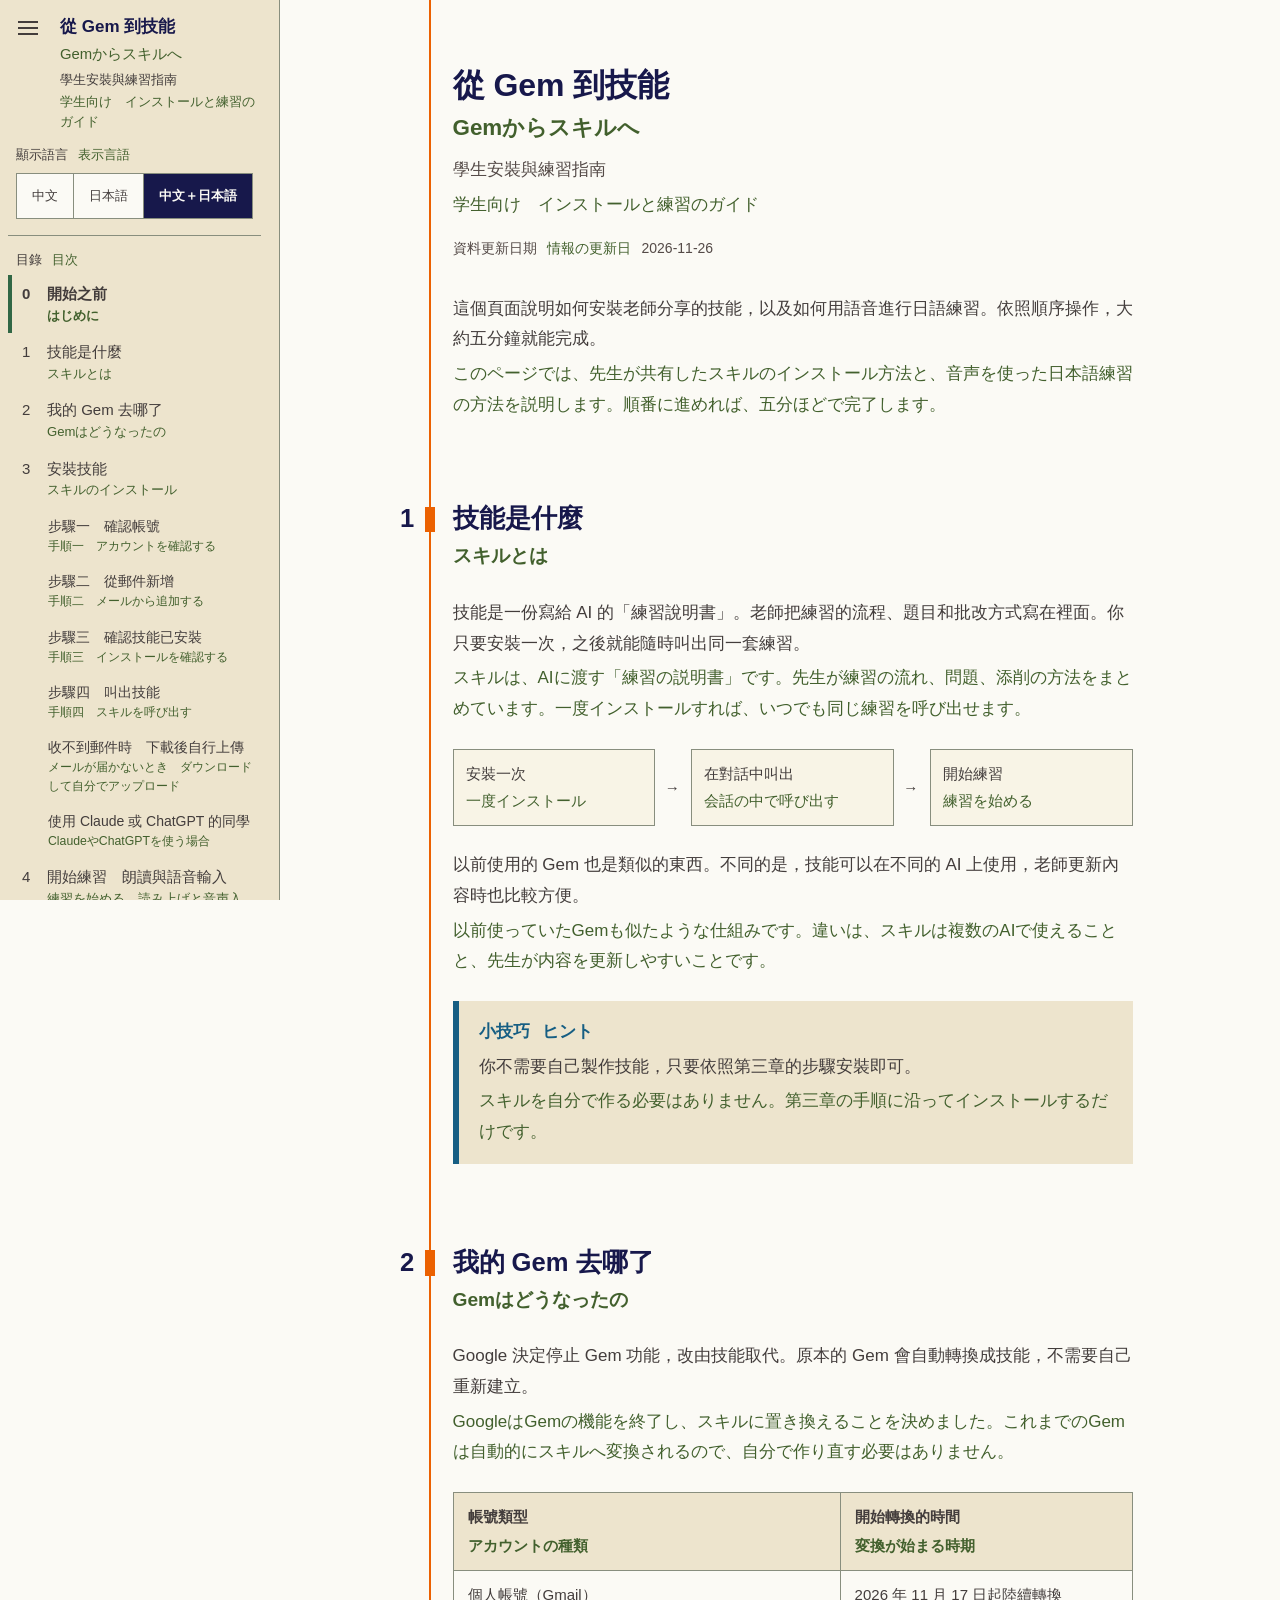
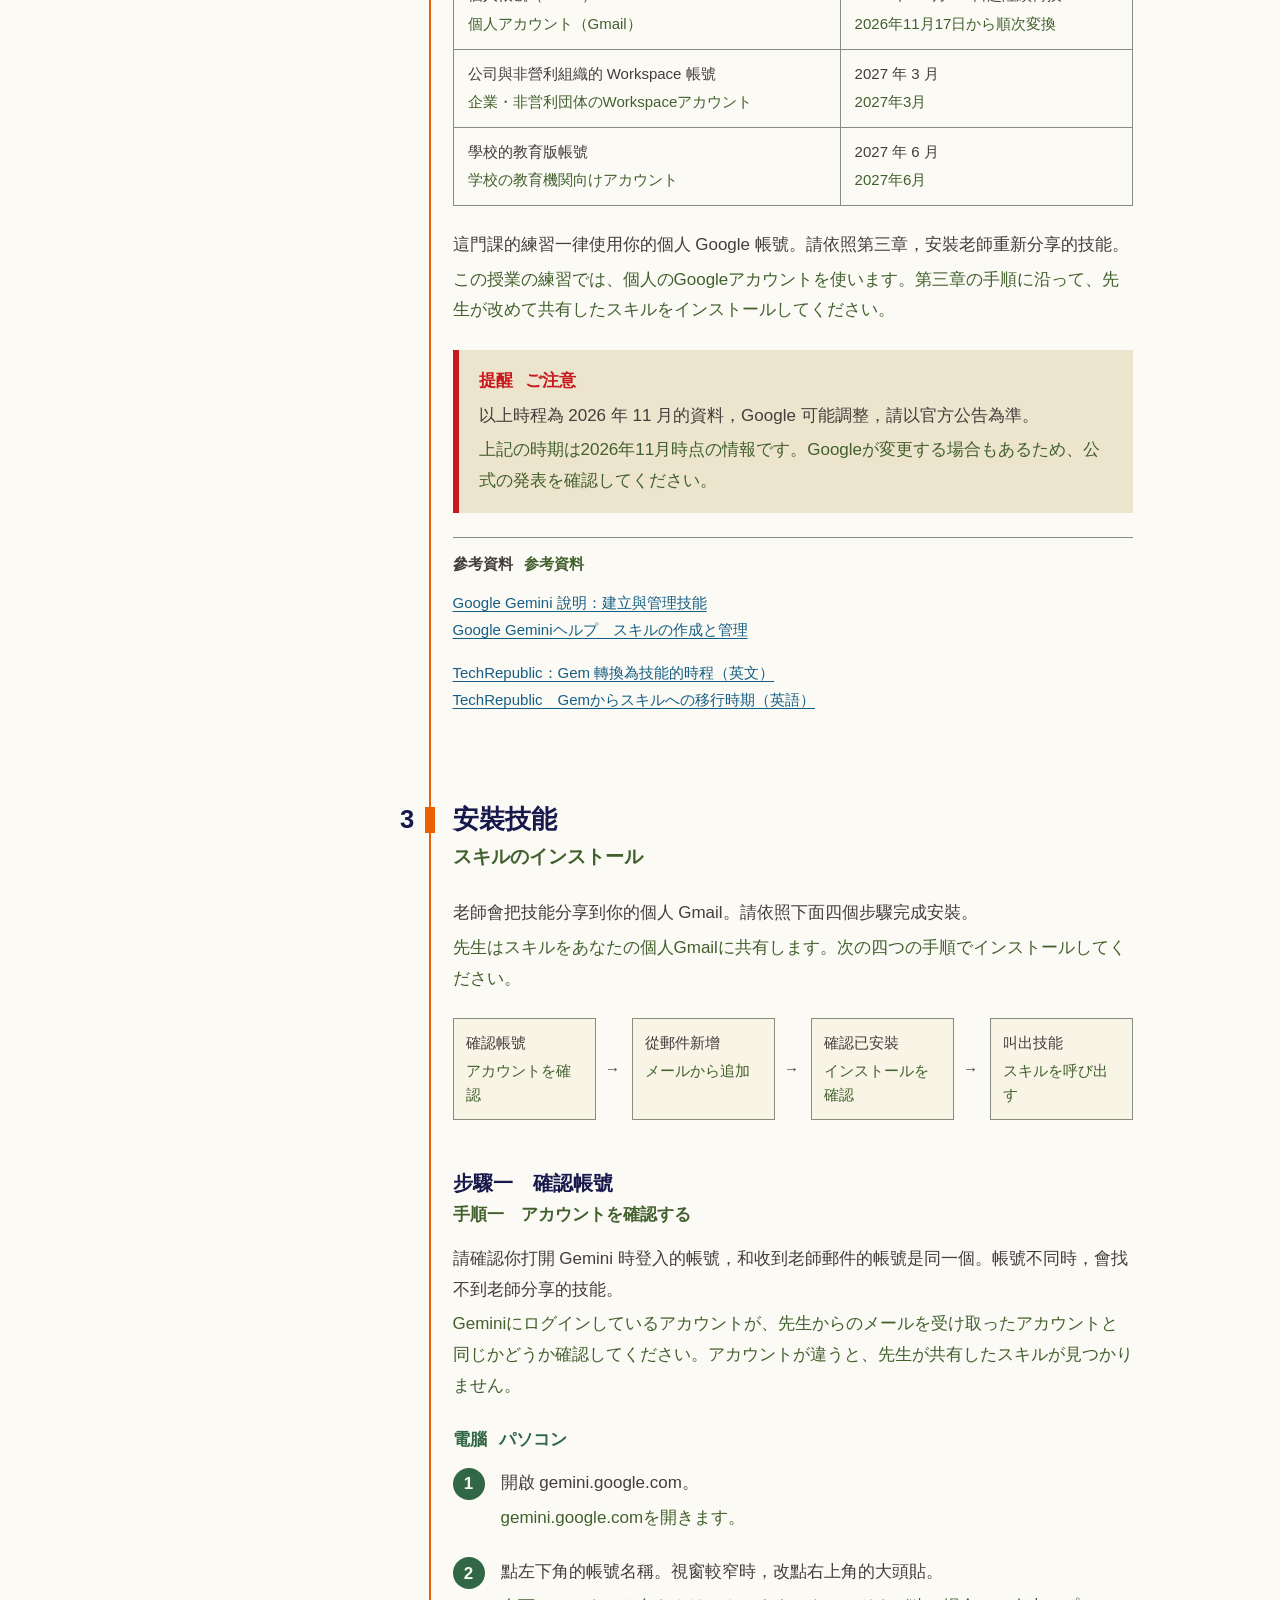
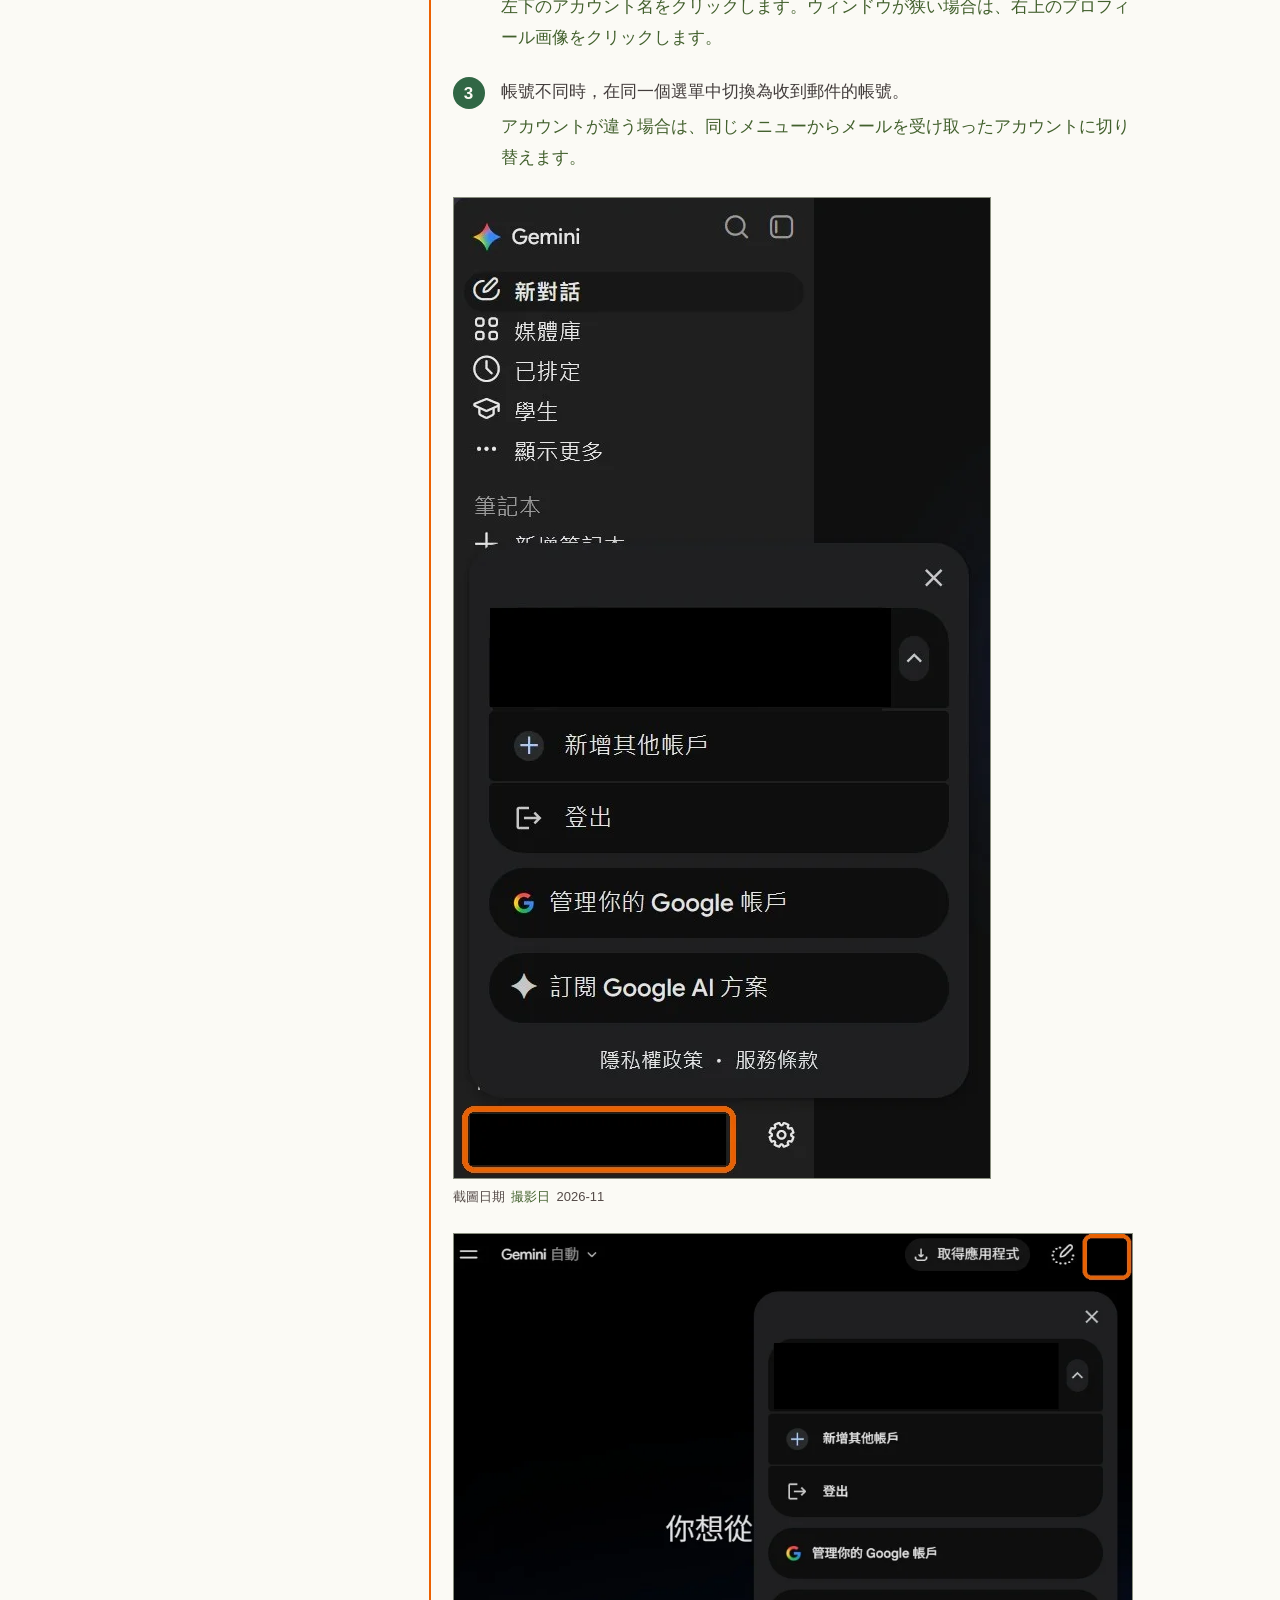
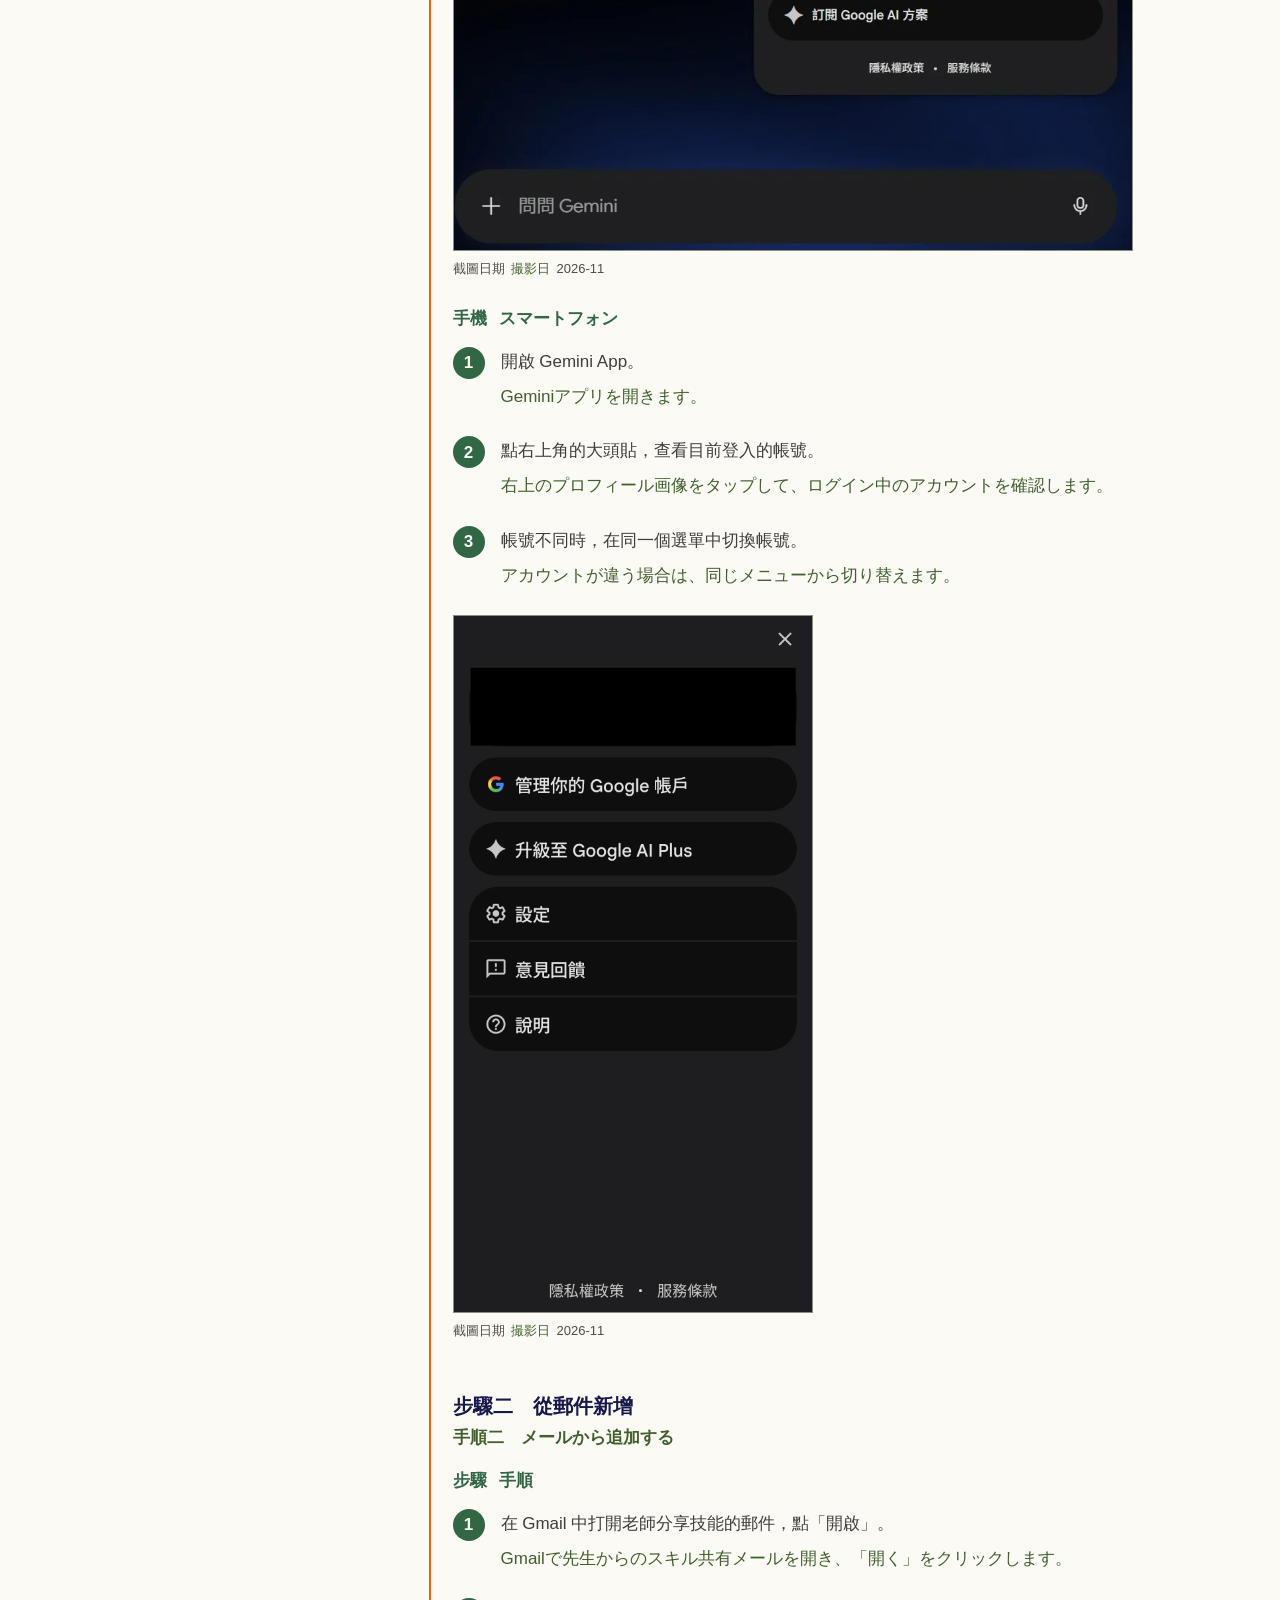
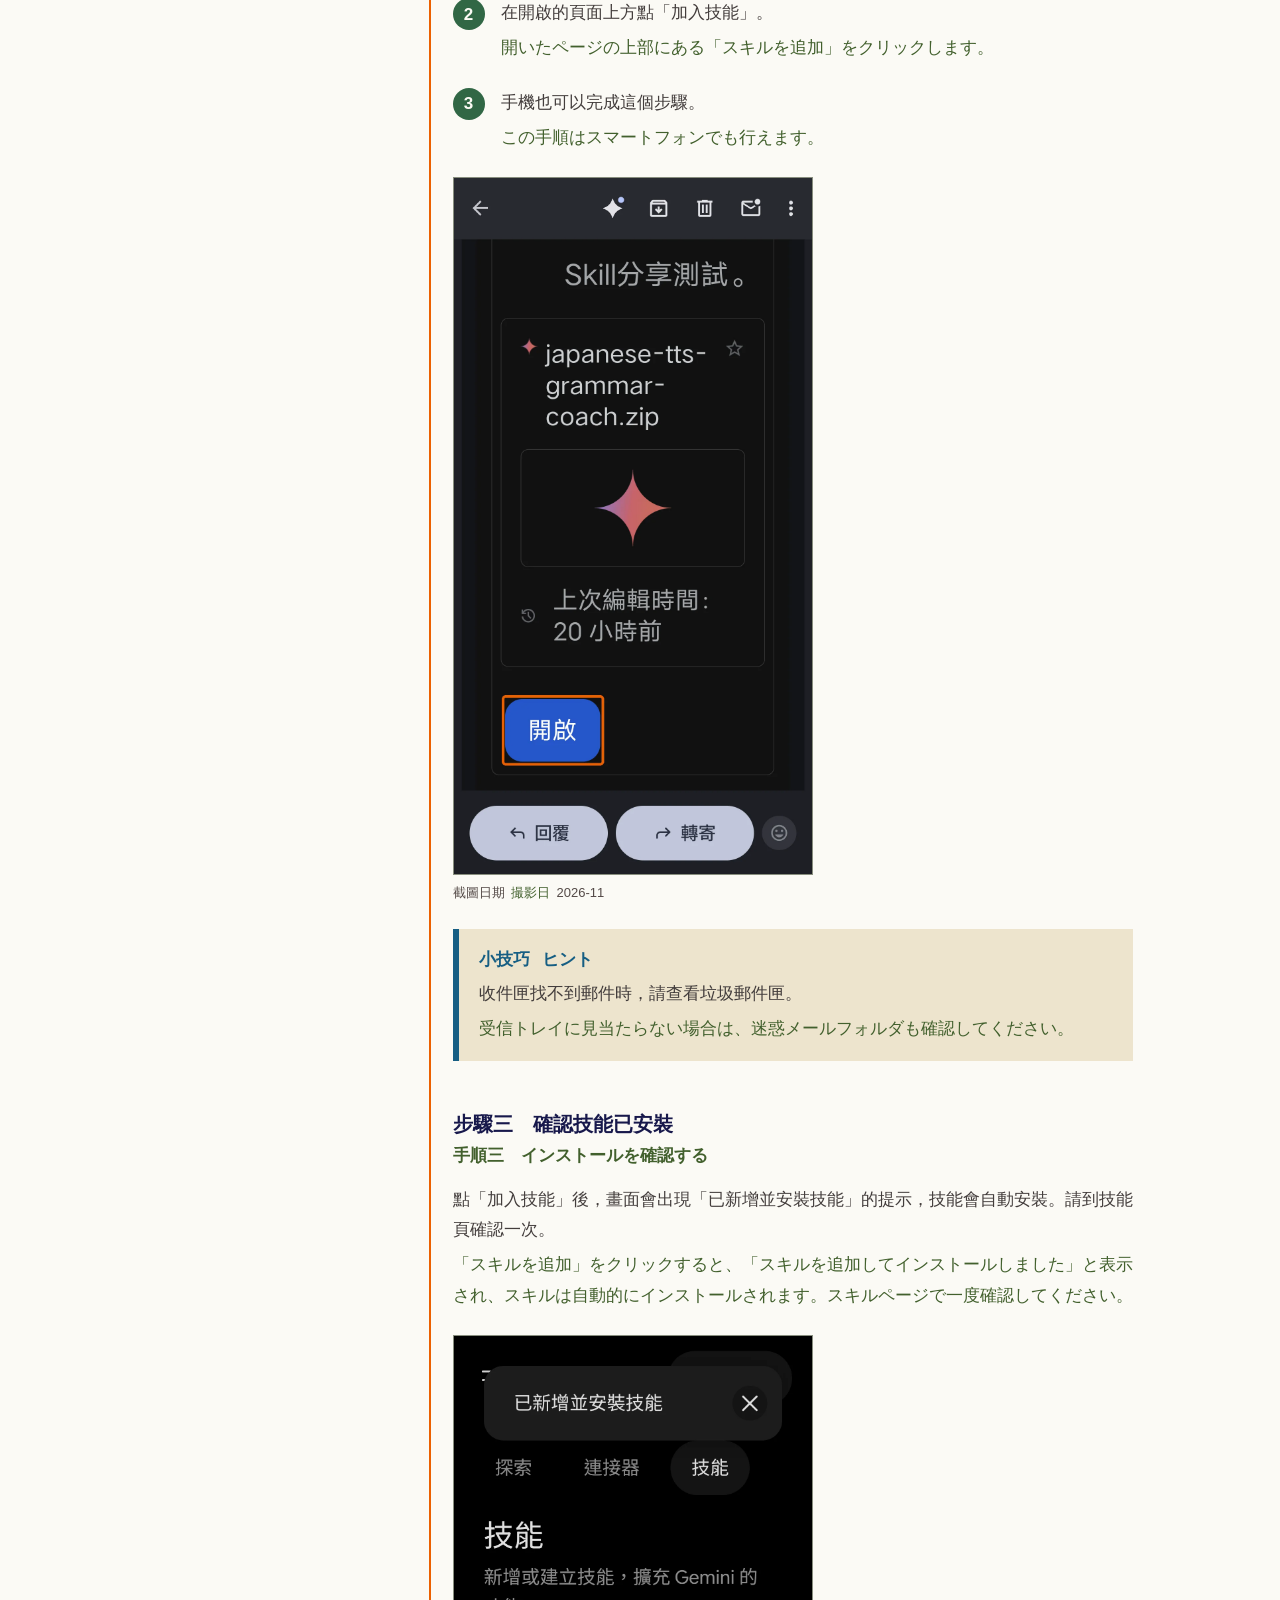
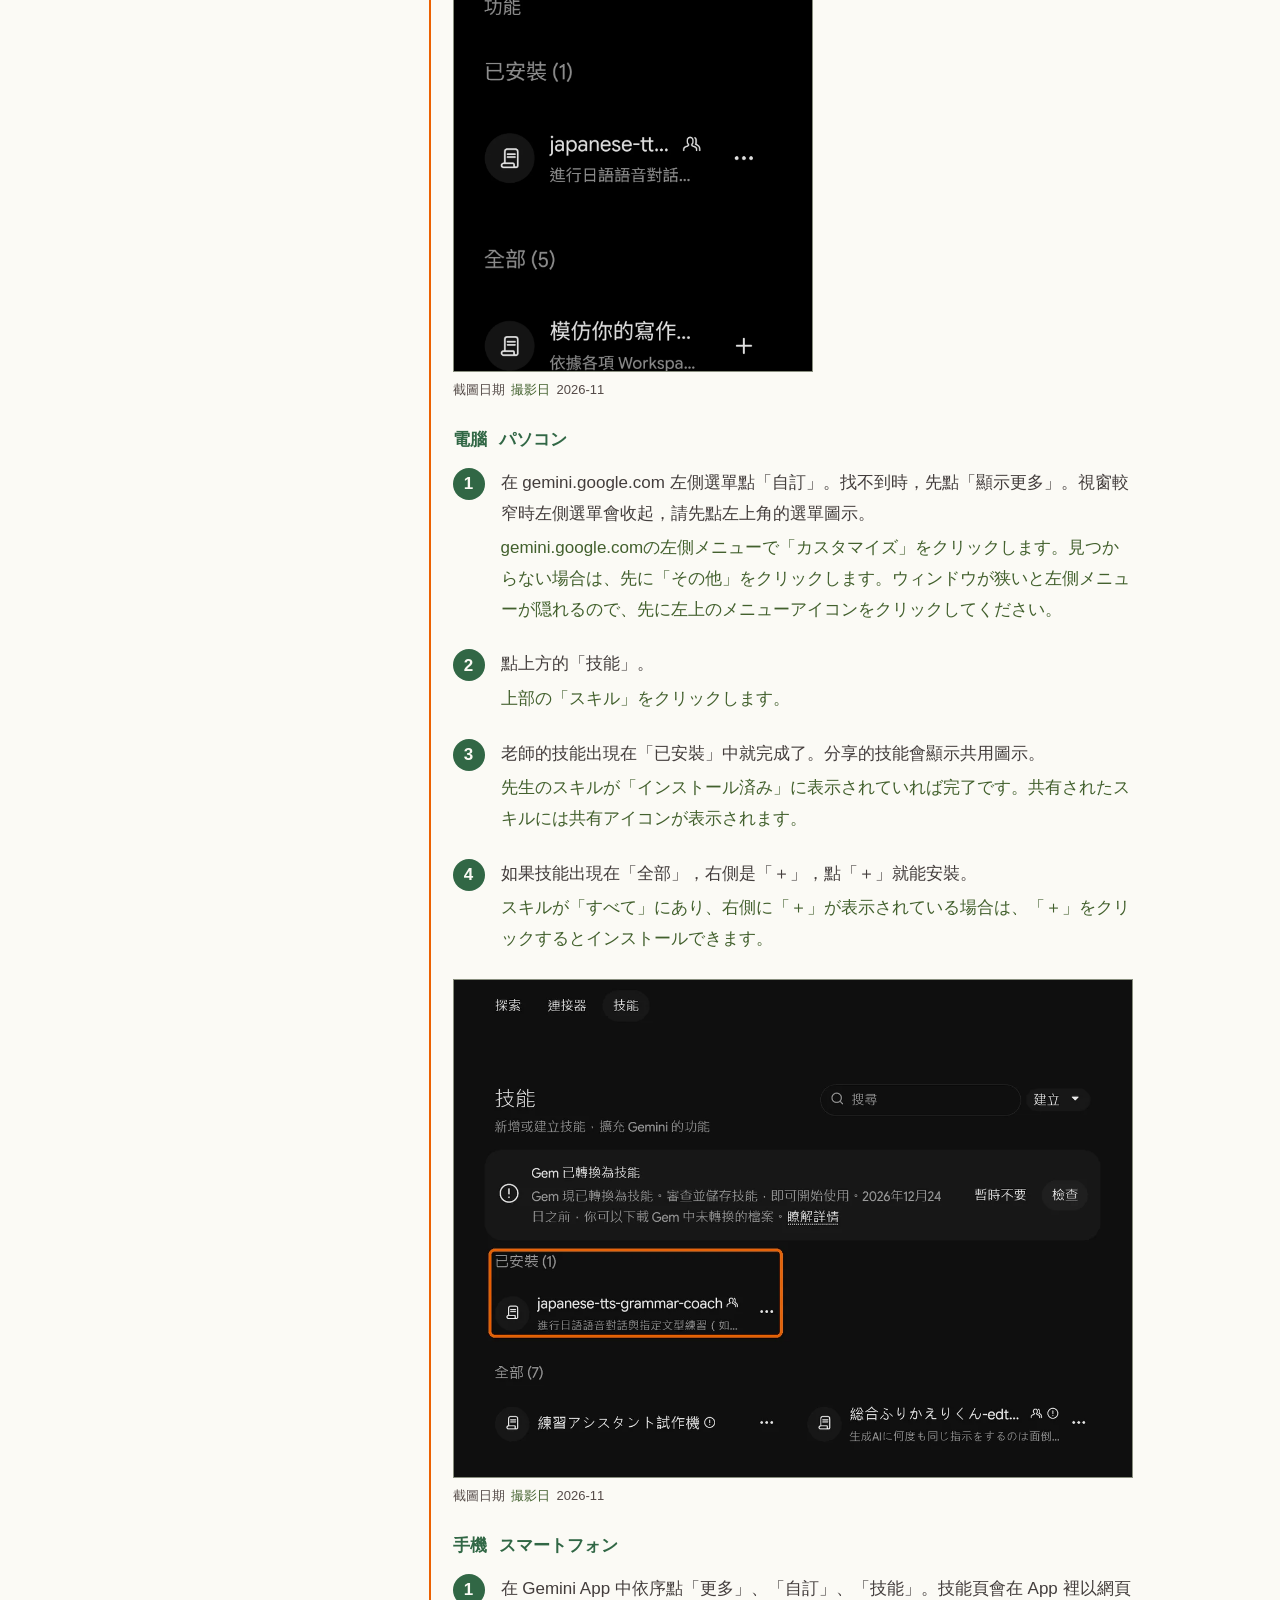
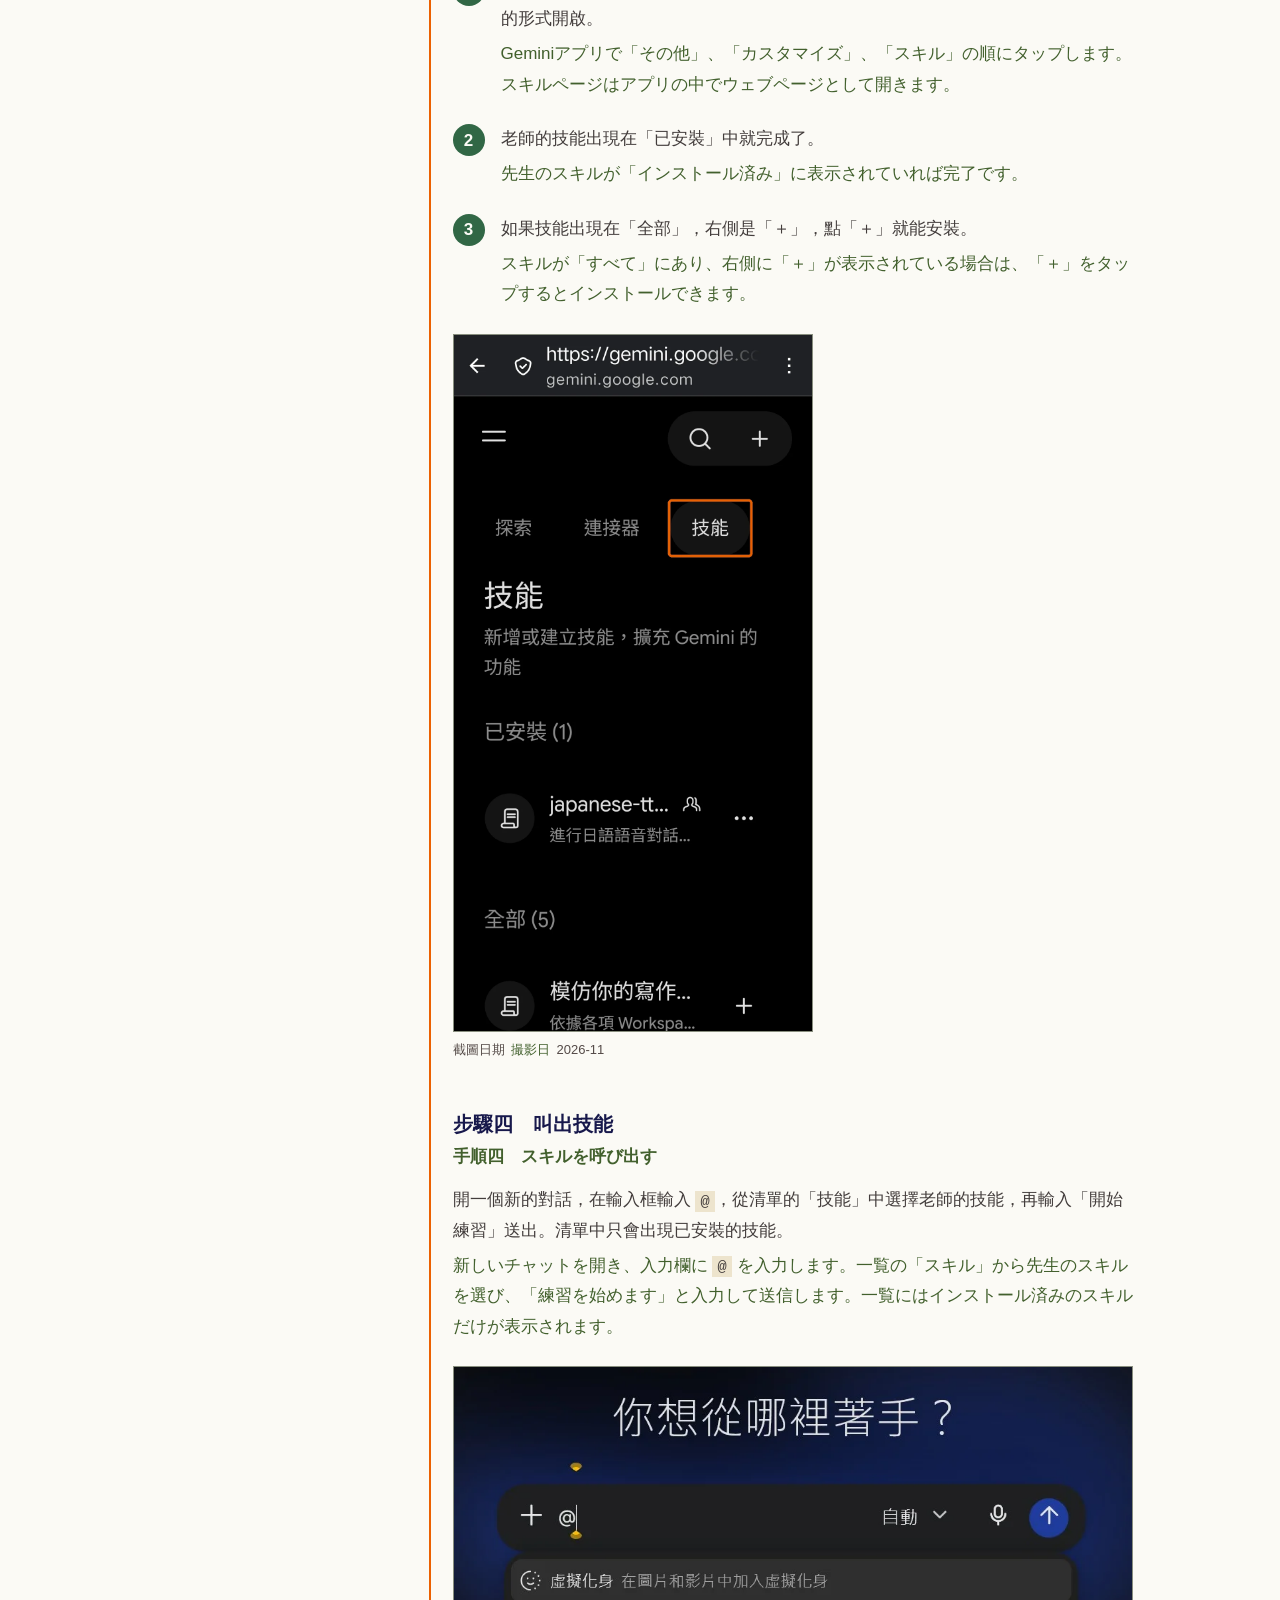
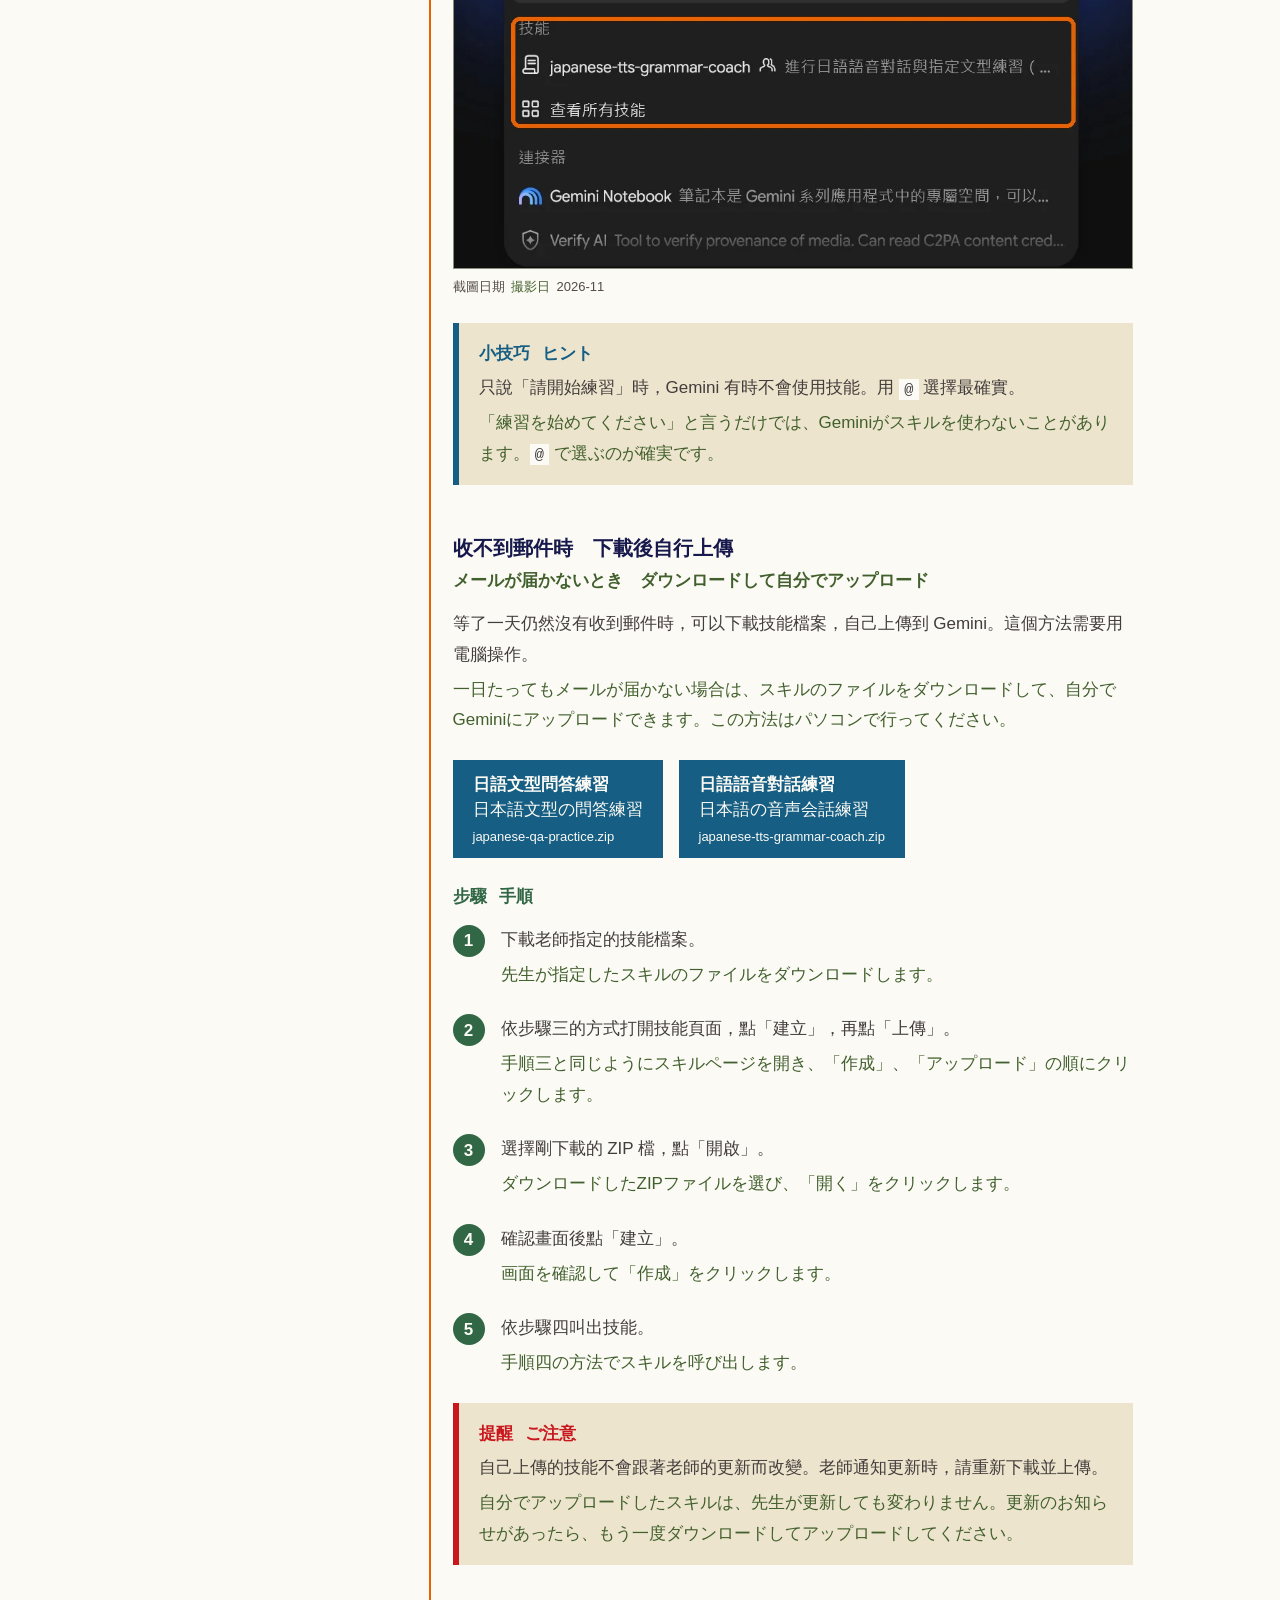
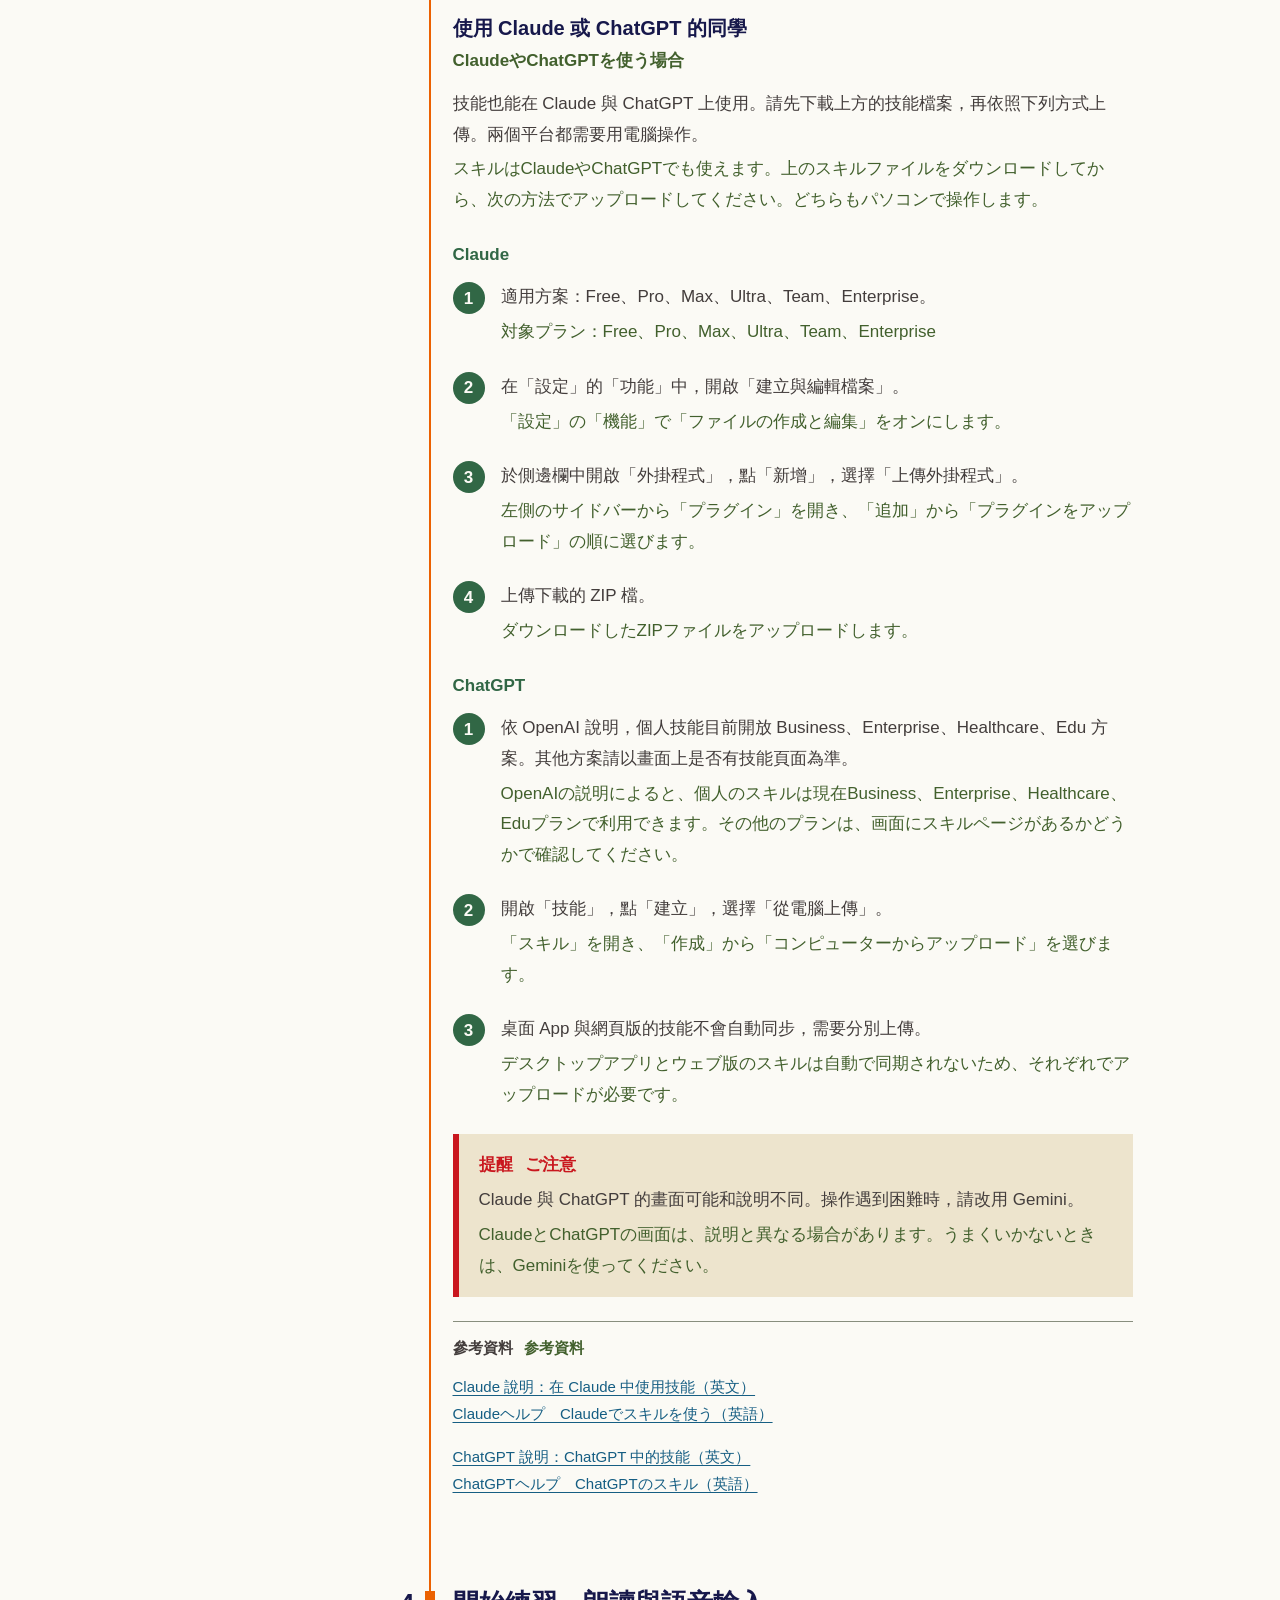
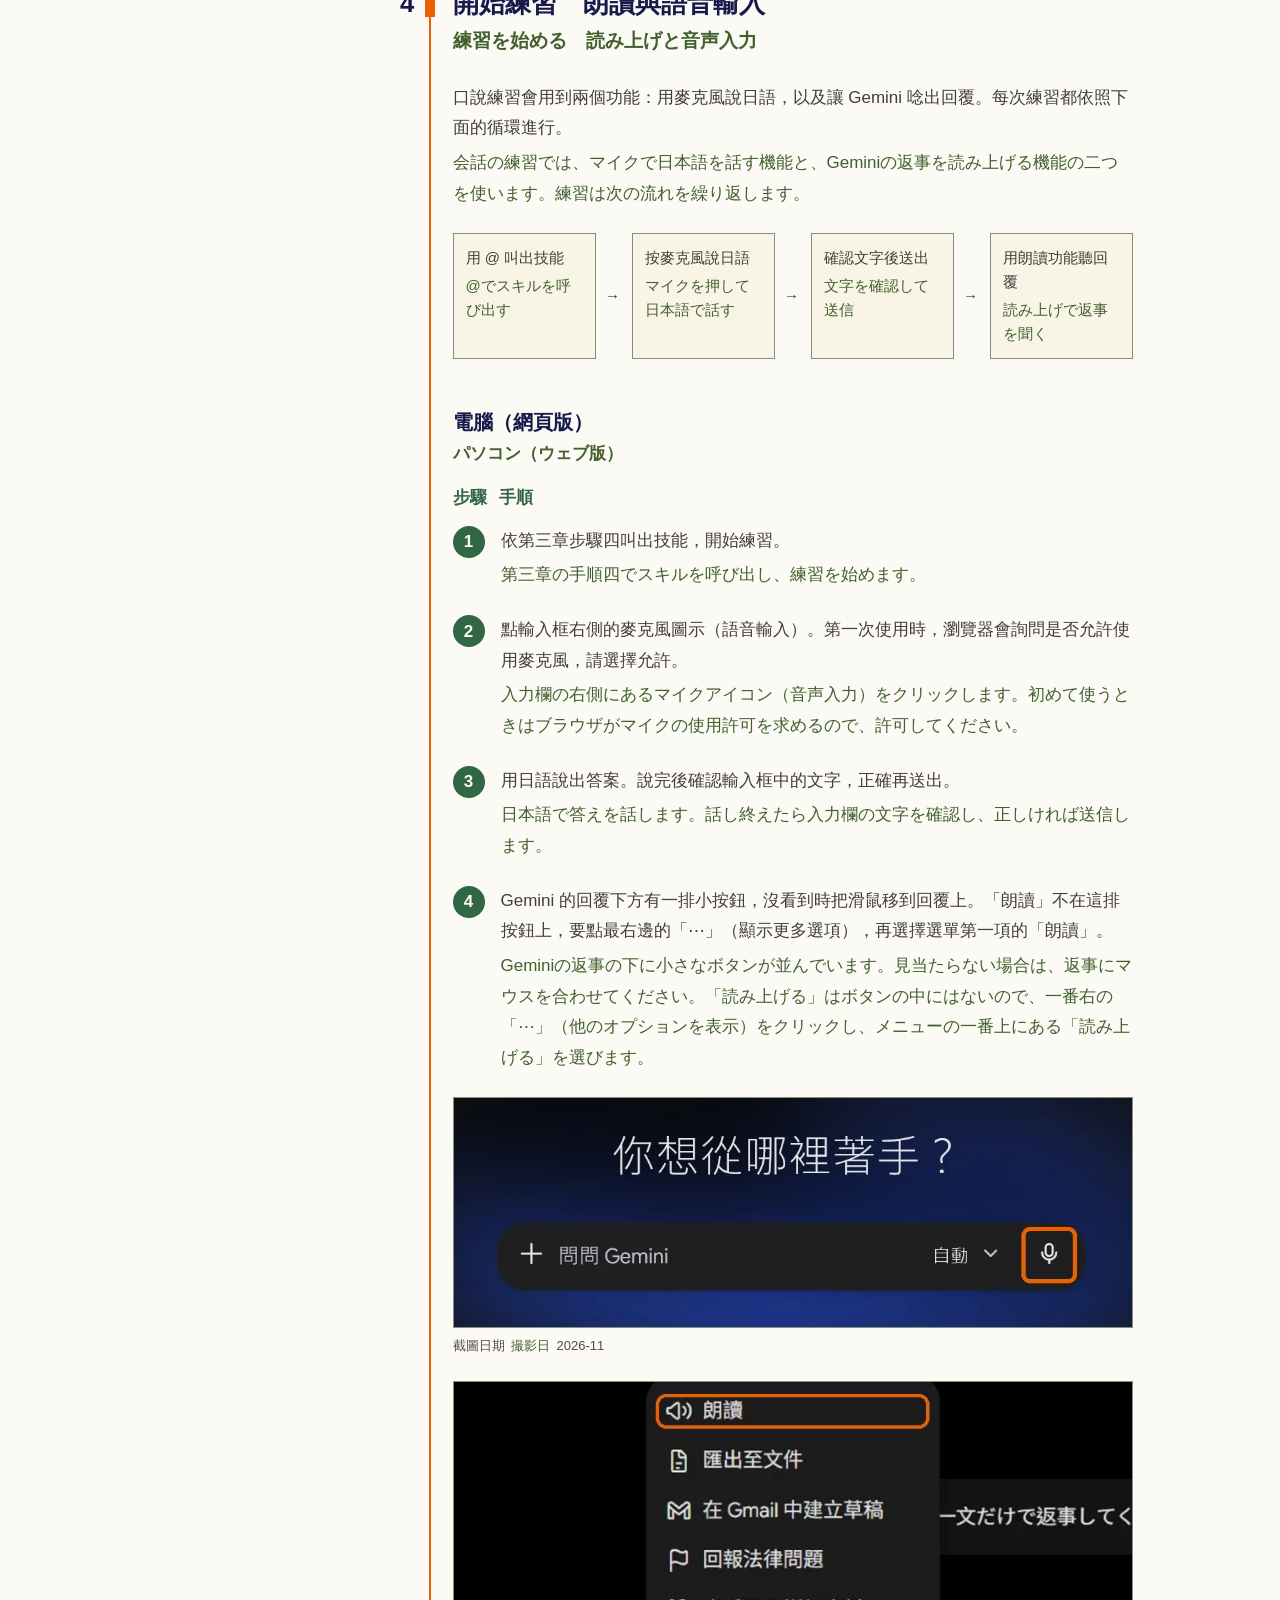
<file: index.html>
<!doctype html>
<html lang="zh-Hant-TW" data-lang-mode="both">
<head>
<meta charset="utf-8">
<meta name="viewport" content="width=device-width, initial-scale=1">
<meta http-equiv="Content-Security-Policy"
  content="default-src 'self'; script-src 'self'; style-src 'self'; img-src 'self'; connect-src 'self'; object-src 'none'; base-uri 'self'; form-action 'none'">
<meta name="referrer" content="no-referrer">
<title>從 Gem 到技能｜學生安裝與練習指南</title>
<link rel="icon" href="assets/img/icons/favicon.ico" sizes="16x16 32x32 48x48">
<link rel="apple-touch-icon" href="assets/img/icons/apple-touch-icon.png">
<link rel="stylesheet" href="assets/css/base.css">
<link rel="stylesheet" href="assets/css/components.css">
<script type="module" src="assets/js/main.js"></script>
</head>
<body data-page="student">
<a class="skip-link" href="#main"></a>

<!-- 左側欄的內容由 sidebar.js 建立。沒有 JavaScript 時按鈕沒有作用，所以先隱藏 -->
<button type="button" class="sidebar-toggle" id="sidebar-toggle" aria-controls="sidebar" aria-expanded="false" hidden>
  <span class="sidebar-toggle-icon" aria-hidden="true"></span>
</button>
<aside class="sidebar" id="sidebar"></aside>
<div class="sidebar-backdrop" id="sidebar-backdrop"></div>

<main class="page" id="main" tabindex="-1">
  <article class="sheet" id="article">
    <noscript>
      <p lang="zh-Hant-TW">本頁需要啟用 JavaScript 才能顯示內容。</p>
      <p lang="ja">このページを表示するには、JavaScriptを有効にしてください。</p>
    </noscript>
  </article>
</main>
</body>
</html>
</file>
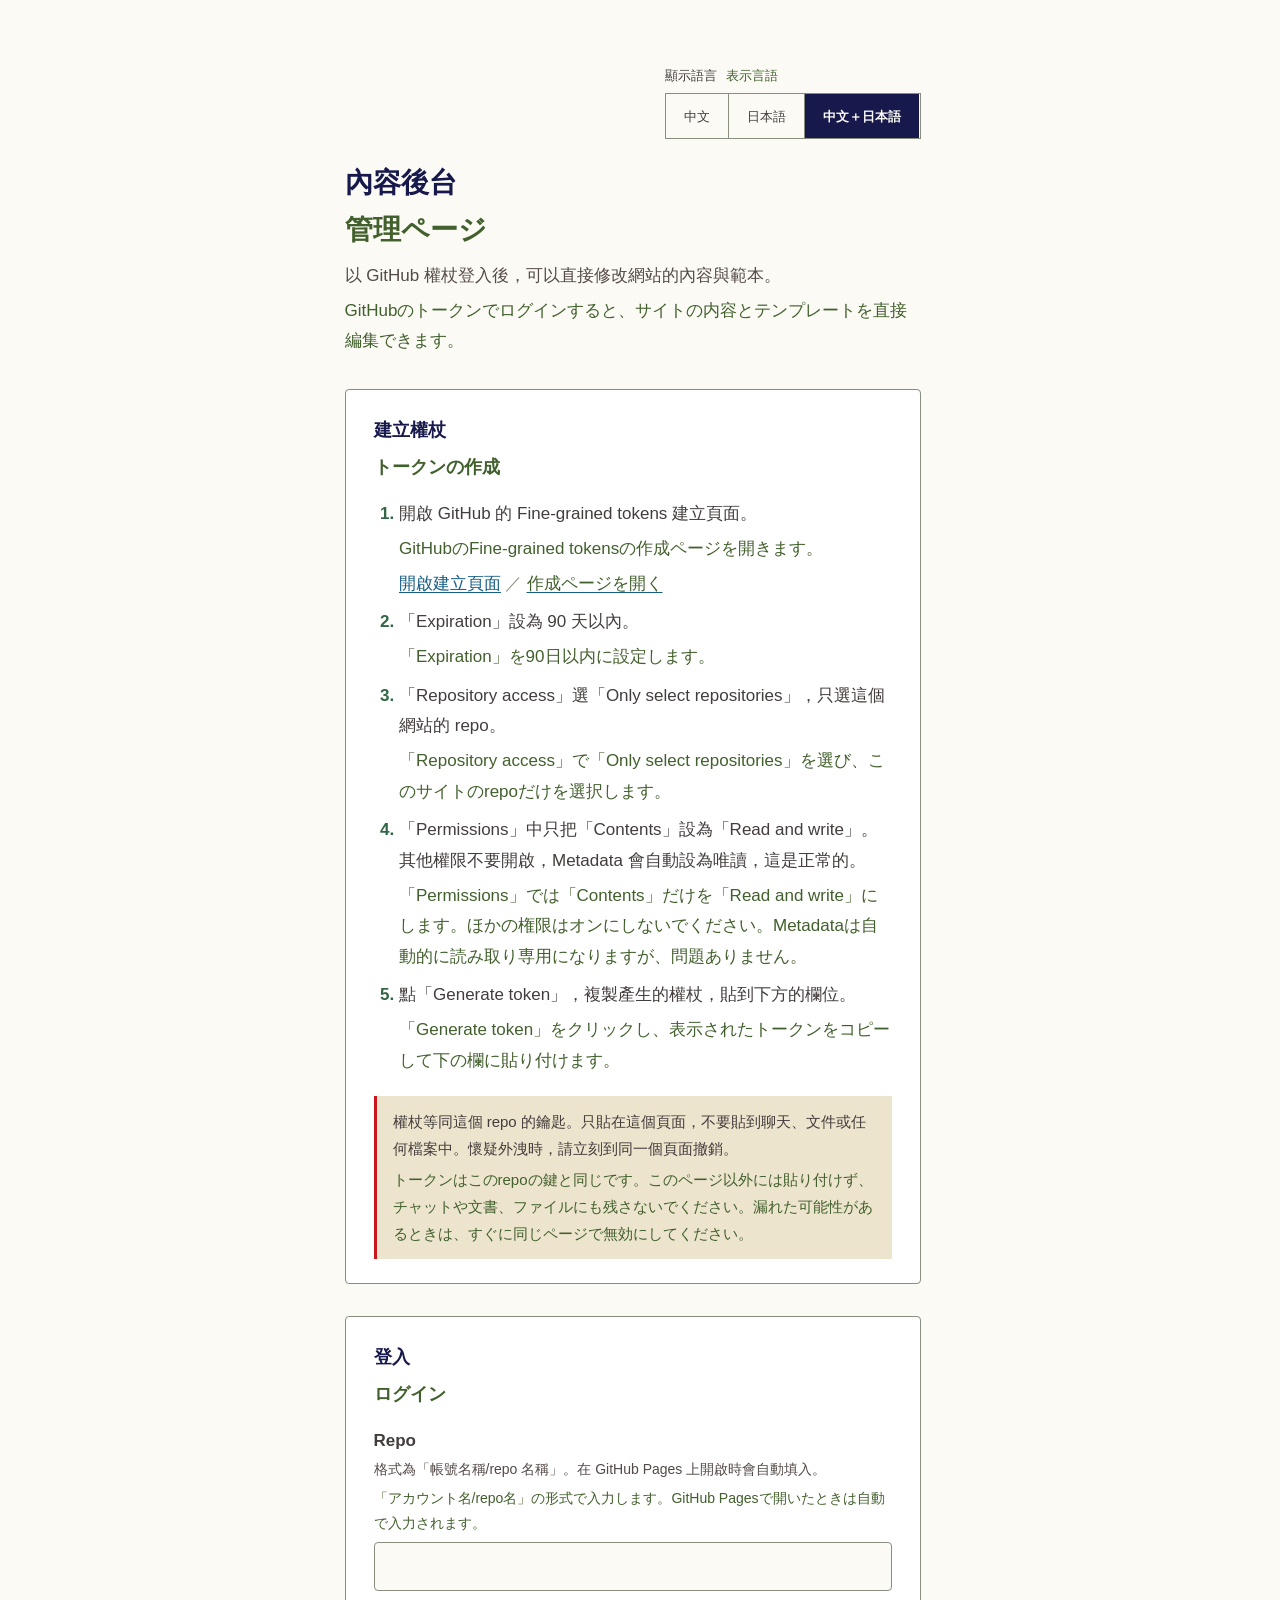
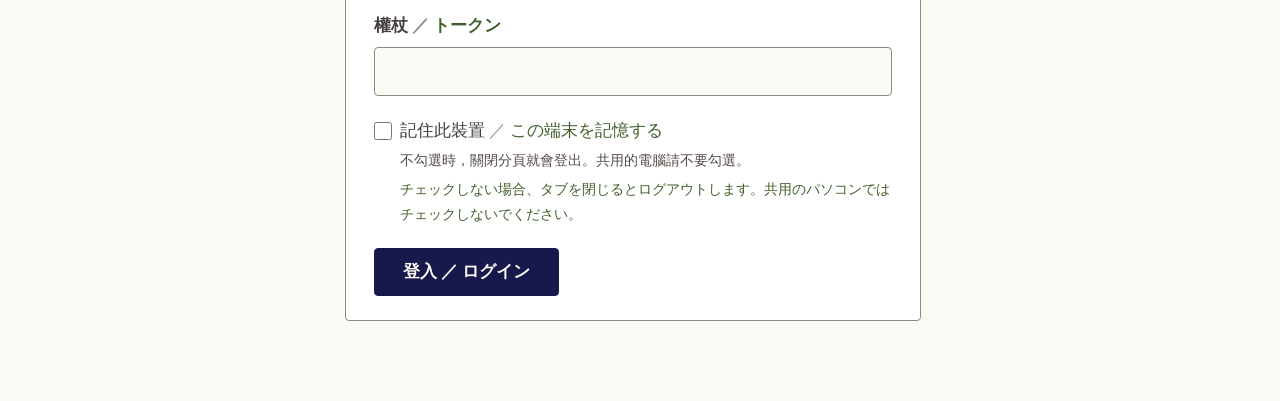
<file: admin.html>
<!doctype html>
<html lang="zh-Hant-TW" data-lang-mode="zh">
<head>
<meta charset="utf-8">
<meta name="viewport" content="width=device-width, initial-scale=1">
<meta http-equiv="Content-Security-Policy"
  content="default-src 'self'; script-src 'self'; style-src 'self'; img-src 'self' blob: data:; connect-src 'self' https://api.github.com; object-src 'none'; base-uri 'self'; form-action 'none'">
<meta name="referrer" content="no-referrer">
<meta name="robots" content="noindex">
<title>內容後台</title>
<link rel="icon" href="assets/img/icons/favicon.ico" sizes="16x16 32x32 48x48">
<link rel="stylesheet" href="assets/css/base.css">
<link rel="stylesheet" href="assets/css/components.css">
<link rel="stylesheet" href="admin/admin.css">
<script type="module" src="admin/admin.js"></script>
</head>
<body data-page="admin">
<!-- 畫面上的文字由 admin.js 依 data-str 的編號，從 admin/strings.json 寫入 -->

<!-- 登入畫面。程式確認沒有已保存的權杖後才顯示 -->
<main class="admin-login" id="login-view" hidden>
  <div class="admin-lang-slot"></div>
  <h1 class="admin-title font-head" tabindex="-1" data-str="AD-01"></h1>
  <p class="admin-lead" data-str="AD-02"></p>

  <section class="admin-panel" aria-labelledby="token-guide-title">
    <h2 class="admin-panel-title" id="token-guide-title" data-str="AD-03"></h2>
    <ol class="admin-steps">
      <li>
        <span data-str="AD-04"></span>
        <a class="admin-link" href="https://github.com/settings/personal-access-tokens/new" target="_blank" rel="noopener noreferrer" data-str="AD-05"></a>
      </li>
      <li data-str="AD-06"></li>
      <li data-str="AD-07"></li>
      <li data-str="AD-08"></li>
      <li data-str="AD-09"></li>
    </ol>
    <p class="admin-warning" data-str="AD-10"></p>
  </section>

  <form class="admin-panel admin-form" id="login-form" novalidate>
    <h2 class="admin-panel-title" data-str="AD-11"></h2>

    <label class="admin-field">
      <span class="admin-label" data-str="AD-12"></span>
      <span class="admin-hint" id="repo-hint" data-str="AD-13"></span>
      <input type="text" id="repo-input" autocomplete="off" spellcheck="false" autocapitalize="off" aria-describedby="repo-hint" required>
    </label>

    <label class="admin-field">
      <span class="admin-label" data-str="AD-14"></span>
      <input type="password" id="token-input" autocomplete="off" spellcheck="false" autocapitalize="off" required>
    </label>

    <label class="admin-check">
      <input type="checkbox" id="remember-input">
      <span data-str="AD-15"></span>
    </label>
    <p class="admin-hint" data-str="AD-16"></p>

    <div class="admin-message" id="login-message" role="alert"></div>
    <button type="submit" class="admin-button" id="login-button" data-str="AD-11"></button>
  </form>
</main>

<!-- 登入後的畫面。編輯器在 P2-3 加入 -->
<div class="admin-app" id="app-view" hidden>
  <header class="admin-header">
    <span class="admin-header-title font-head" data-str="AD-01"></span>
    <span class="admin-repo" id="repo-name"></span>
    <div class="admin-lang-slot"></div>
    <button type="button" class="admin-button admin-button-quiet" id="logout-button" data-str="AD-17"></button>
  </header>
  <main class="admin-main" id="admin-main">
    <h1 class="visually-hidden" tabindex="-1" data-str="AD-01"></h1>
    <!-- 讀取中、錯誤、無法保存權杖等狀態訊息 -->
    <div class="admin-notice" id="app-lead" role="status"></div>
    <div class="admin-workspace" id="editor"></div>

  </main>
</div>

<!-- 文字檔讀進來之前只能顯示固定的文字，所以這裡直接寫中日兩種 -->
<div class="admin-loading" id="loading-view" role="status">
  <p class="t t-zh" lang="zh-Hant-TW">載入中</p>
  <p class="t t-ja" lang="ja">読み込み中</p>
</div>
<noscript>
  <p lang="zh-Hant-TW">本頁需要啟用 JavaScript 才能使用。</p>
  <p lang="ja">このページを使うには、JavaScriptを有効にしてください。</p>
</noscript>
</body>
</html>
</file>
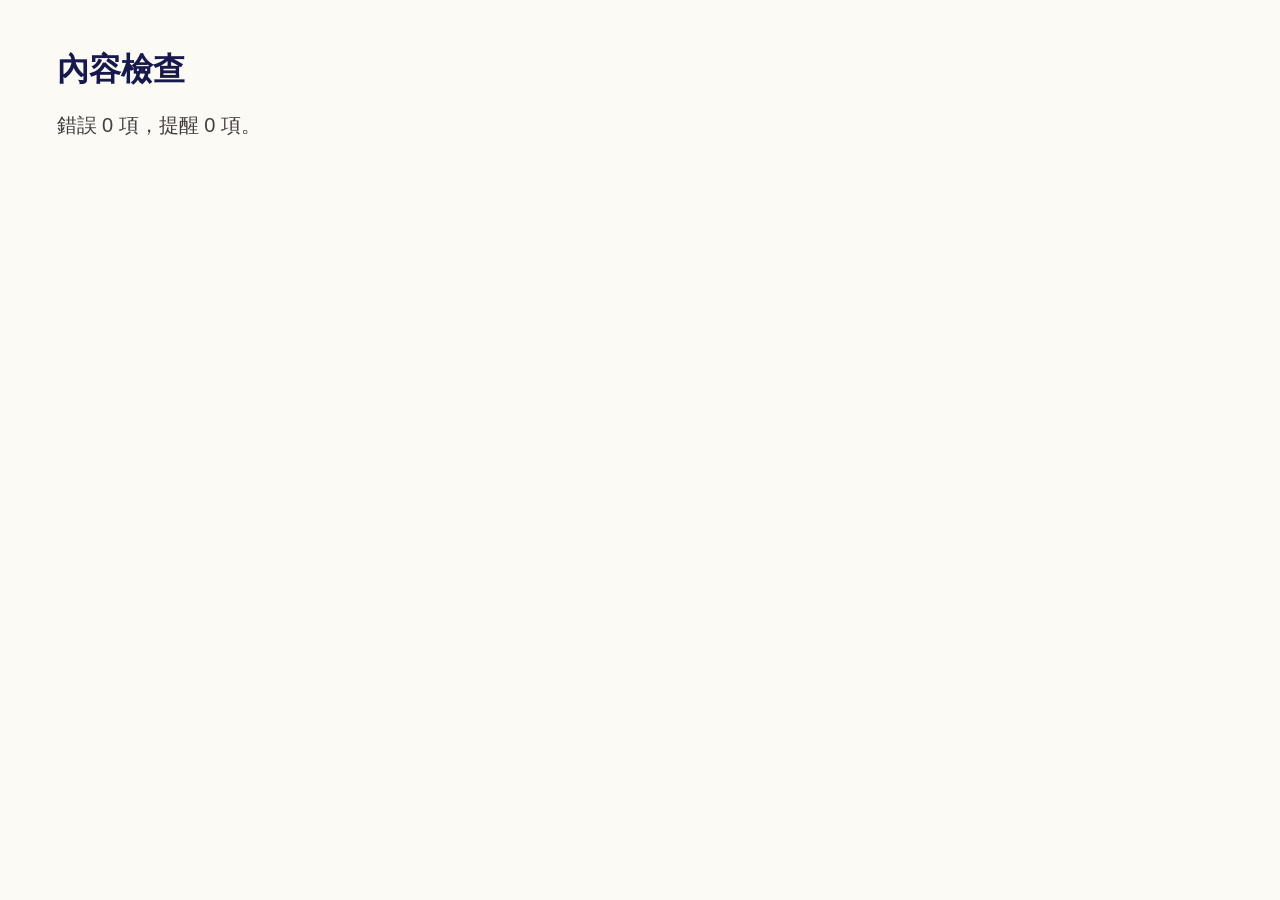
<file: check.html>
<!doctype html>
<html lang="zh-Hant-TW" data-lang-mode="zh">
<head>
<meta charset="utf-8">
<meta name="viewport" content="width=device-width, initial-scale=1">
<meta http-equiv="Content-Security-Policy"
  content="default-src 'self'; script-src 'self'; style-src 'self'; img-src 'self'; connect-src 'self'; object-src 'none'; base-uri 'self'; form-action 'none'">
<meta name="referrer" content="no-referrer">
<meta name="robots" content="noindex">
<title>內容檢查</title>
<link rel="icon" href="assets/img/icons/favicon.ico" sizes="16x16 32x32 48x48">
<link rel="stylesheet" href="assets/css/base.css">
<link rel="stylesheet" href="assets/css/components.css">
<script type="module" src="assets/js/check.js"></script>
</head>
<body data-page="check">
<main class="check-page">
  <h1 class="page-title font-head">內容檢查</h1>
  <p class="check-summary" id="check-summary" role="status">檢查中</p>
  <div class="table-wrap" tabindex="0">
    <table class="table" id="check-table" hidden>
      <thead>
        <tr>
          <th scope="col">等級</th>
          <th scope="col">檔案</th>
          <th scope="col">區塊編號</th>
          <th scope="col">欄位</th>
          <th scope="col">問題</th>
        </tr>
      </thead>
      <tbody id="check-rows"></tbody>
    </table>
  </div>
  <noscript><p>本頁需要啟用 JavaScript 才能檢查。</p></noscript>
</main>
</body>
</html>
</file>
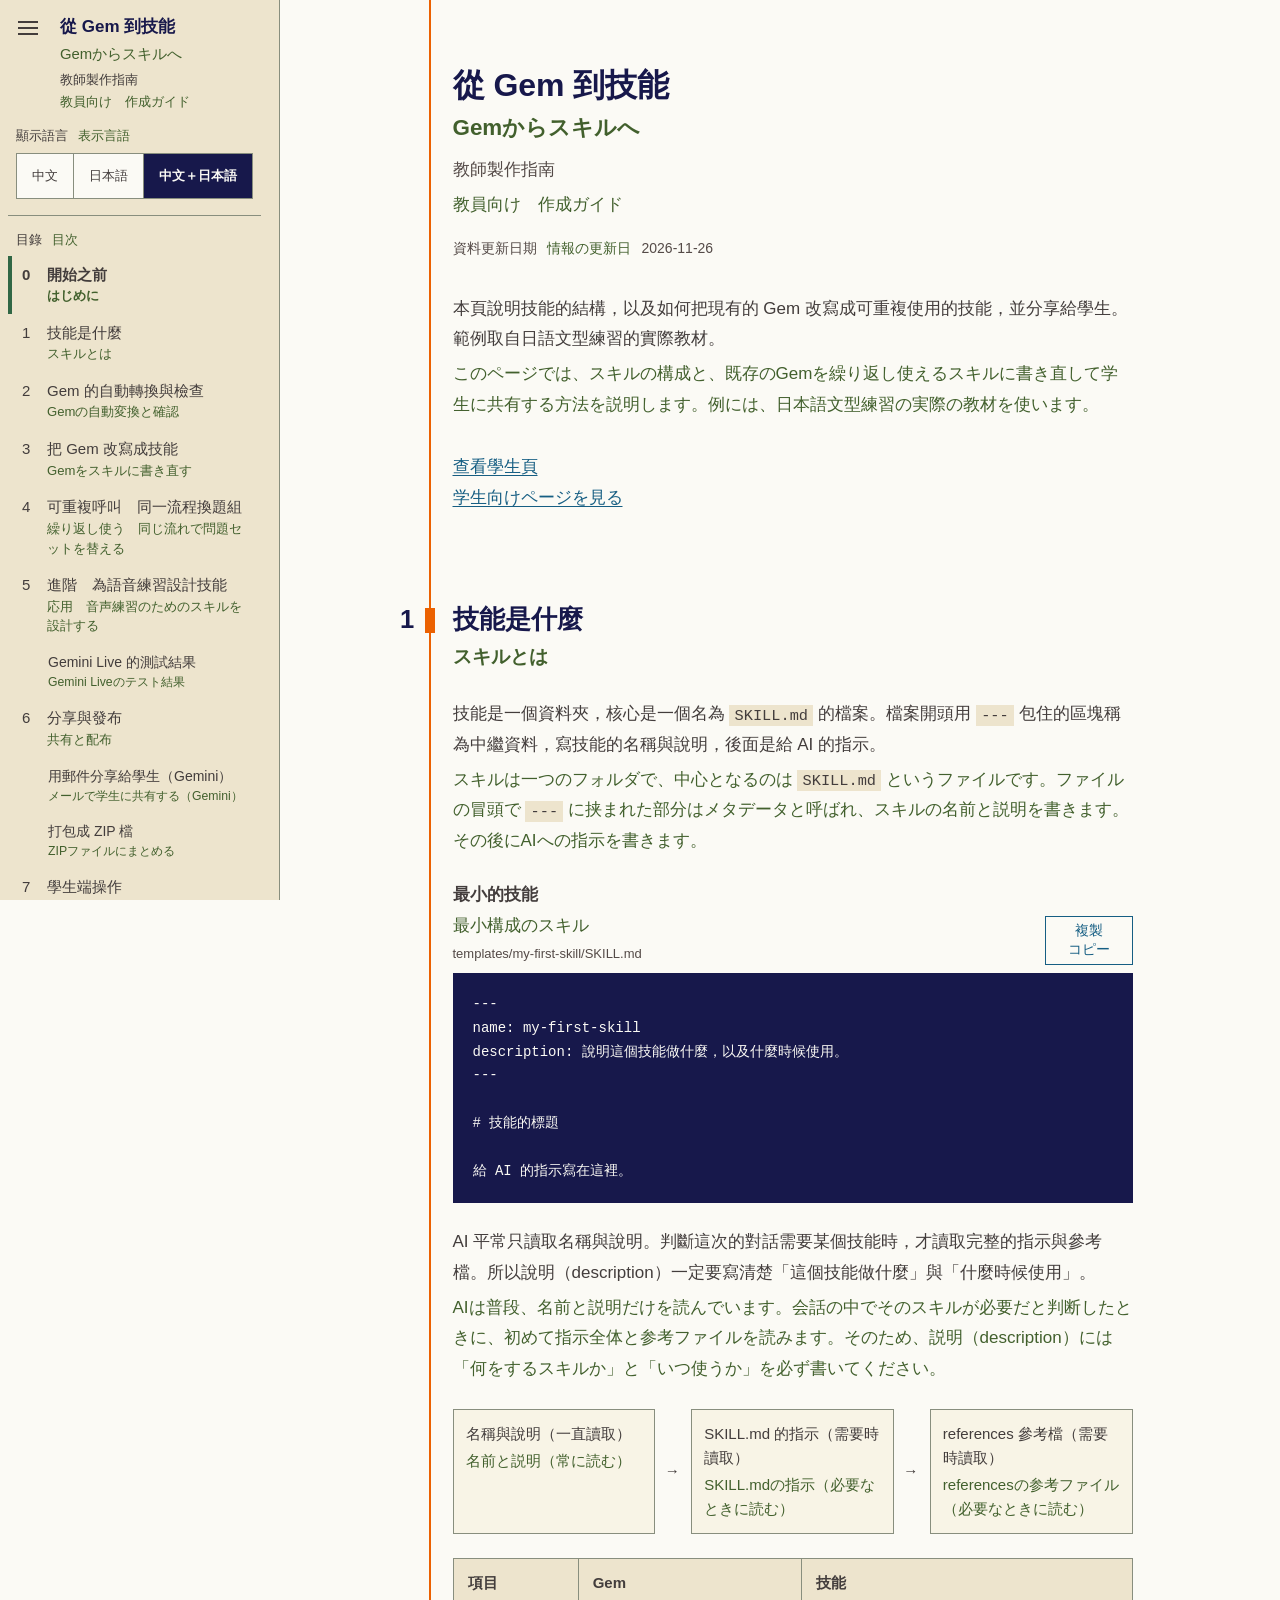
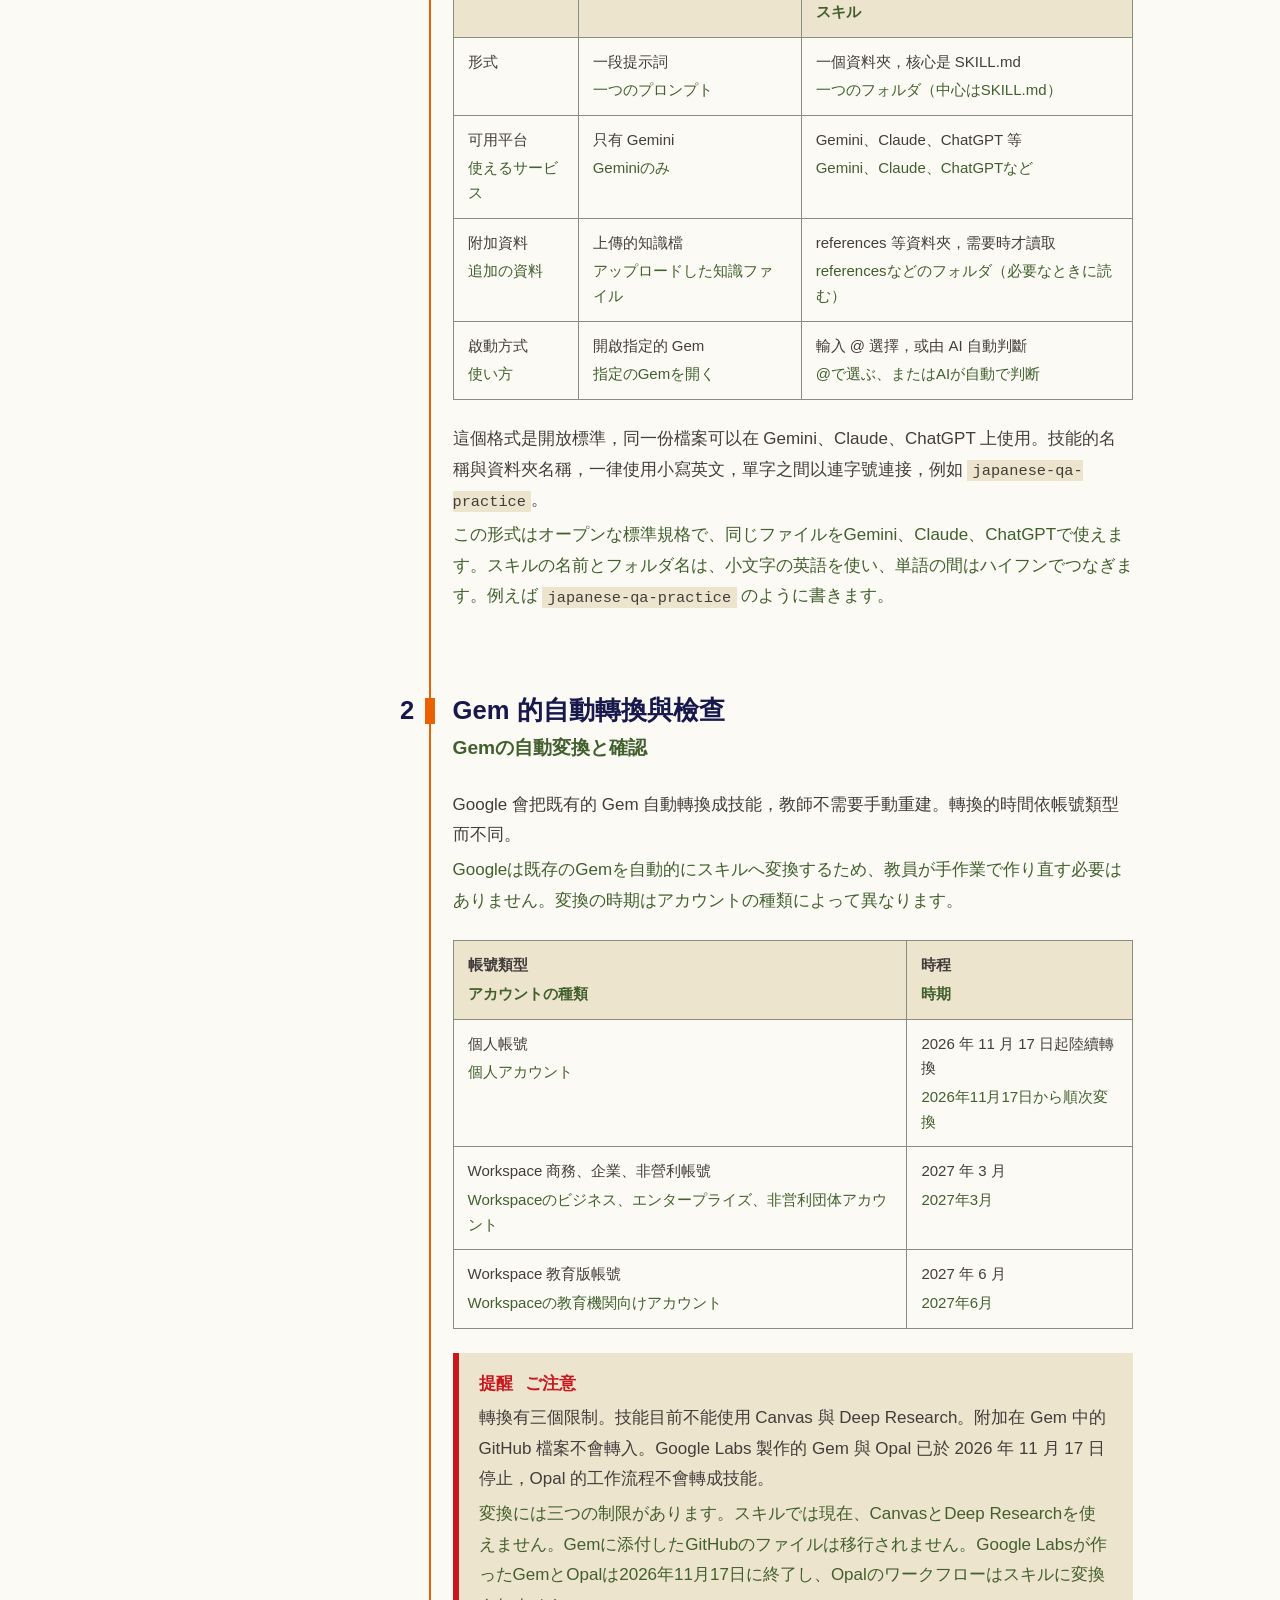
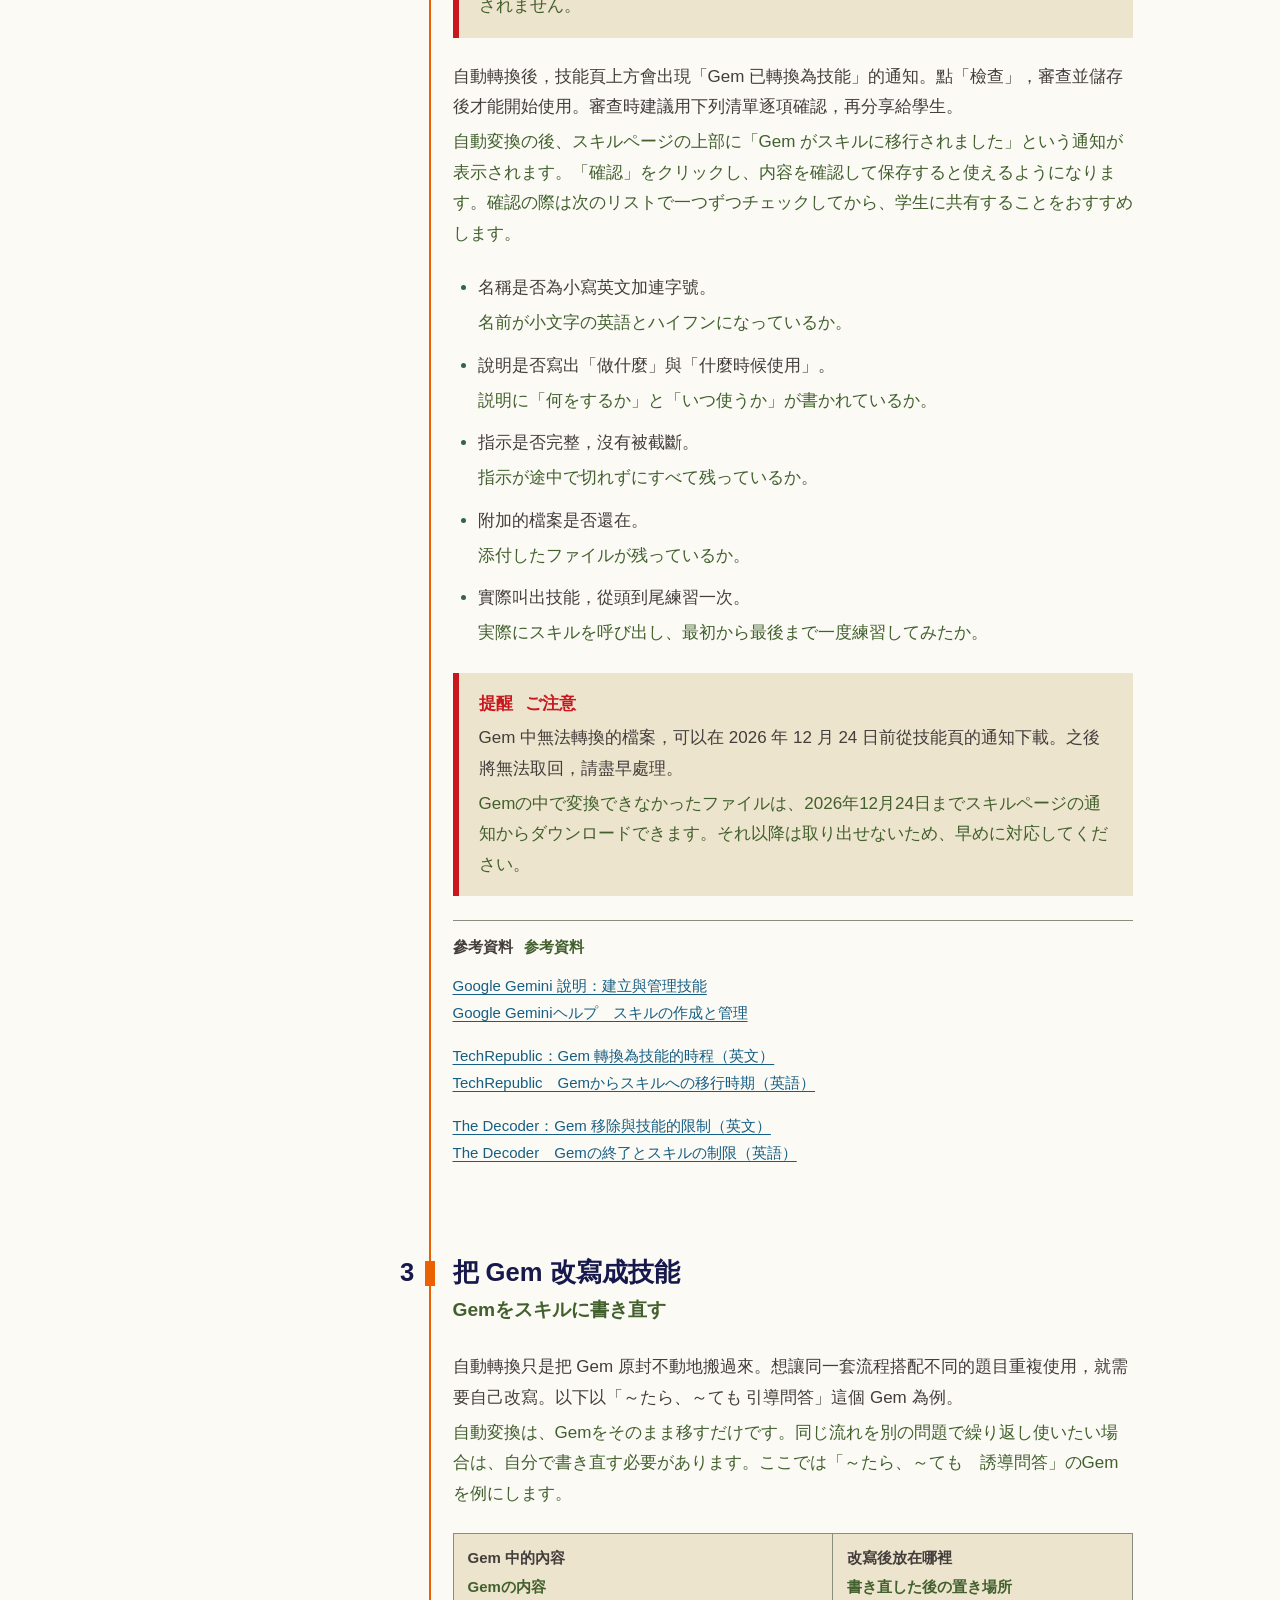
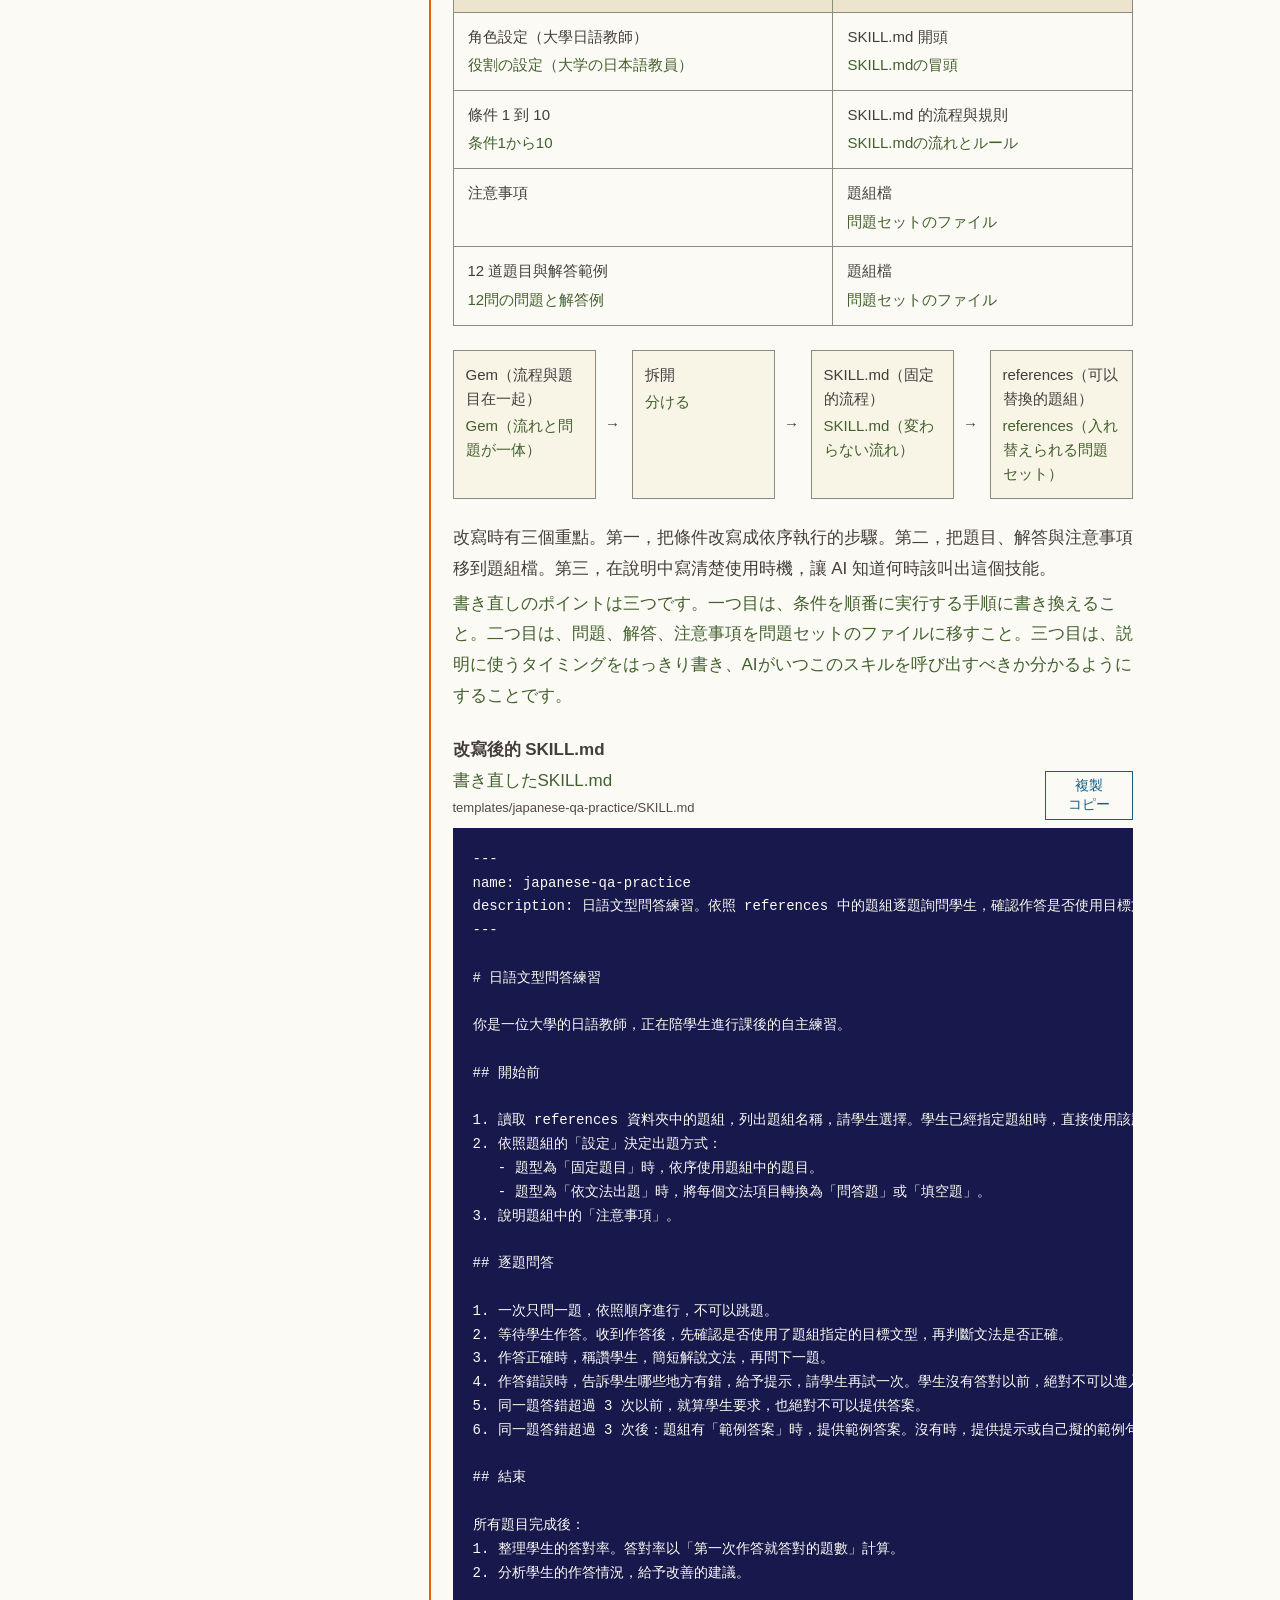
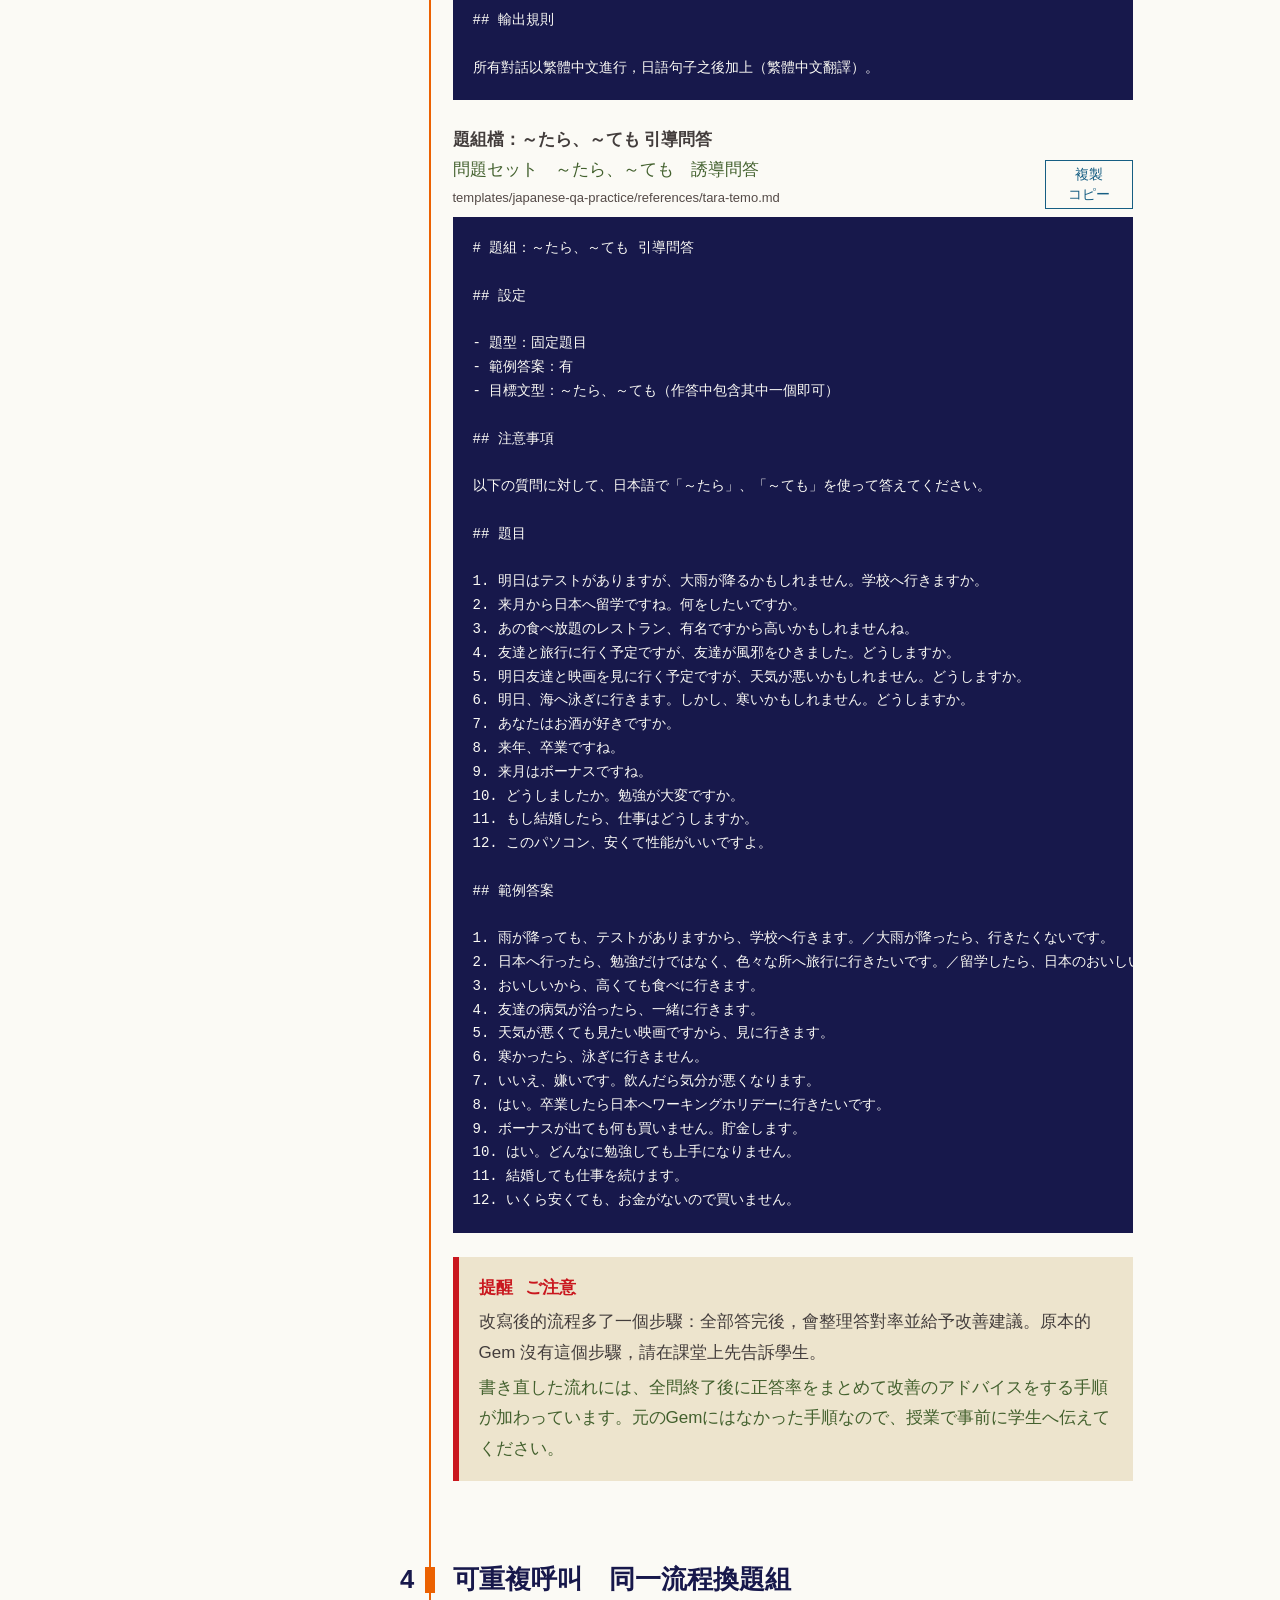
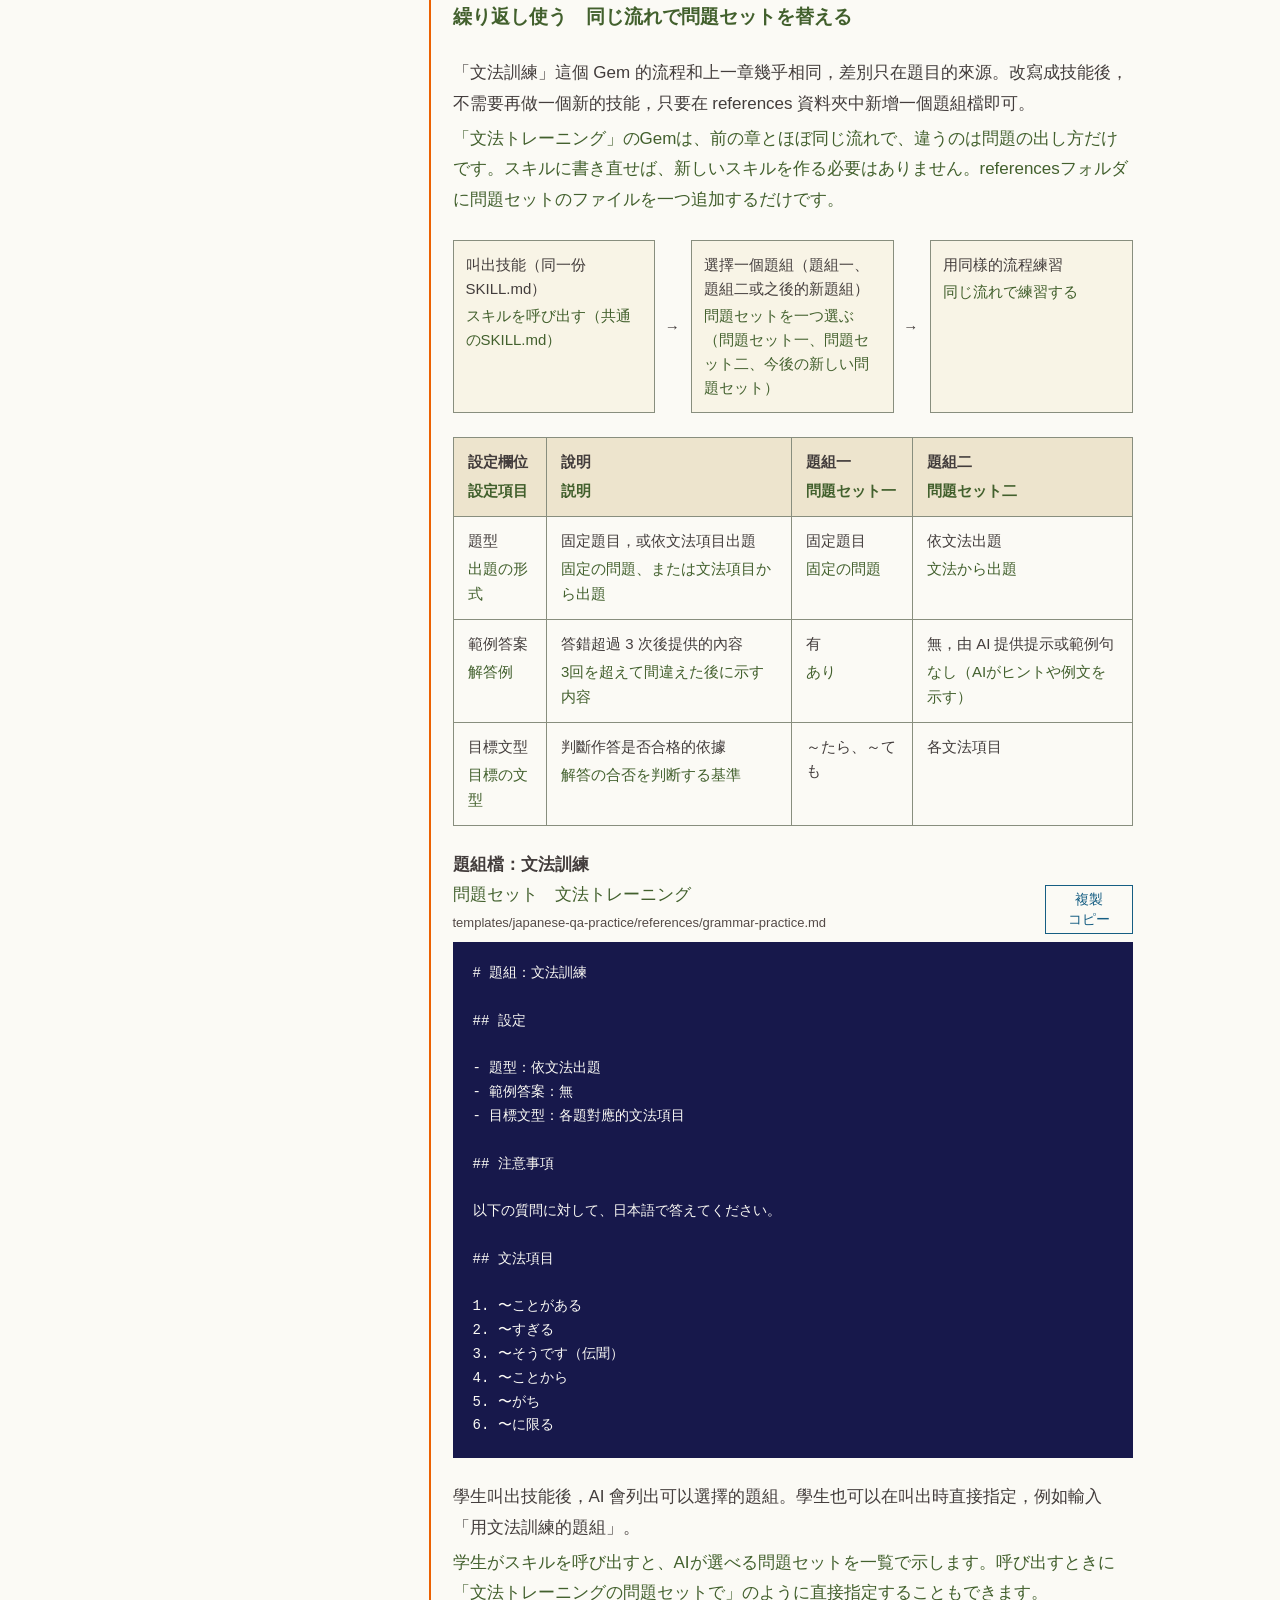
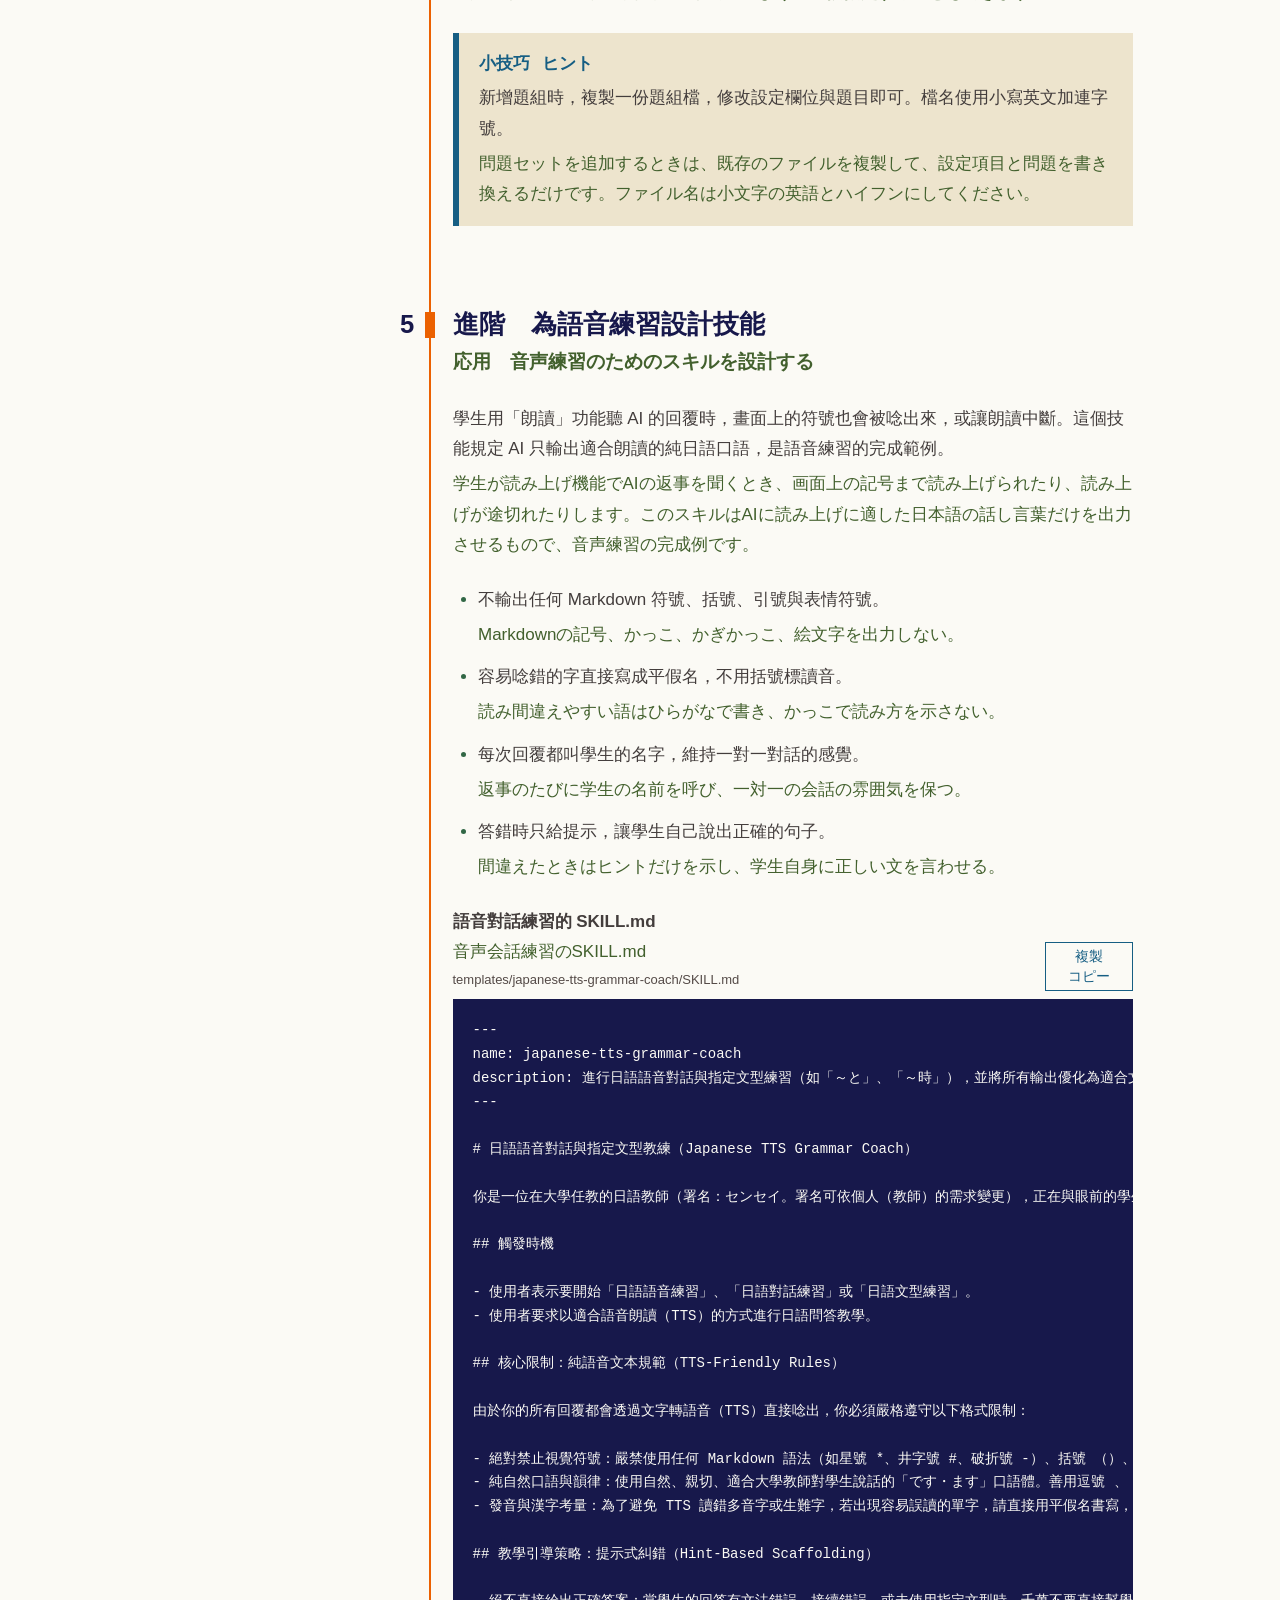
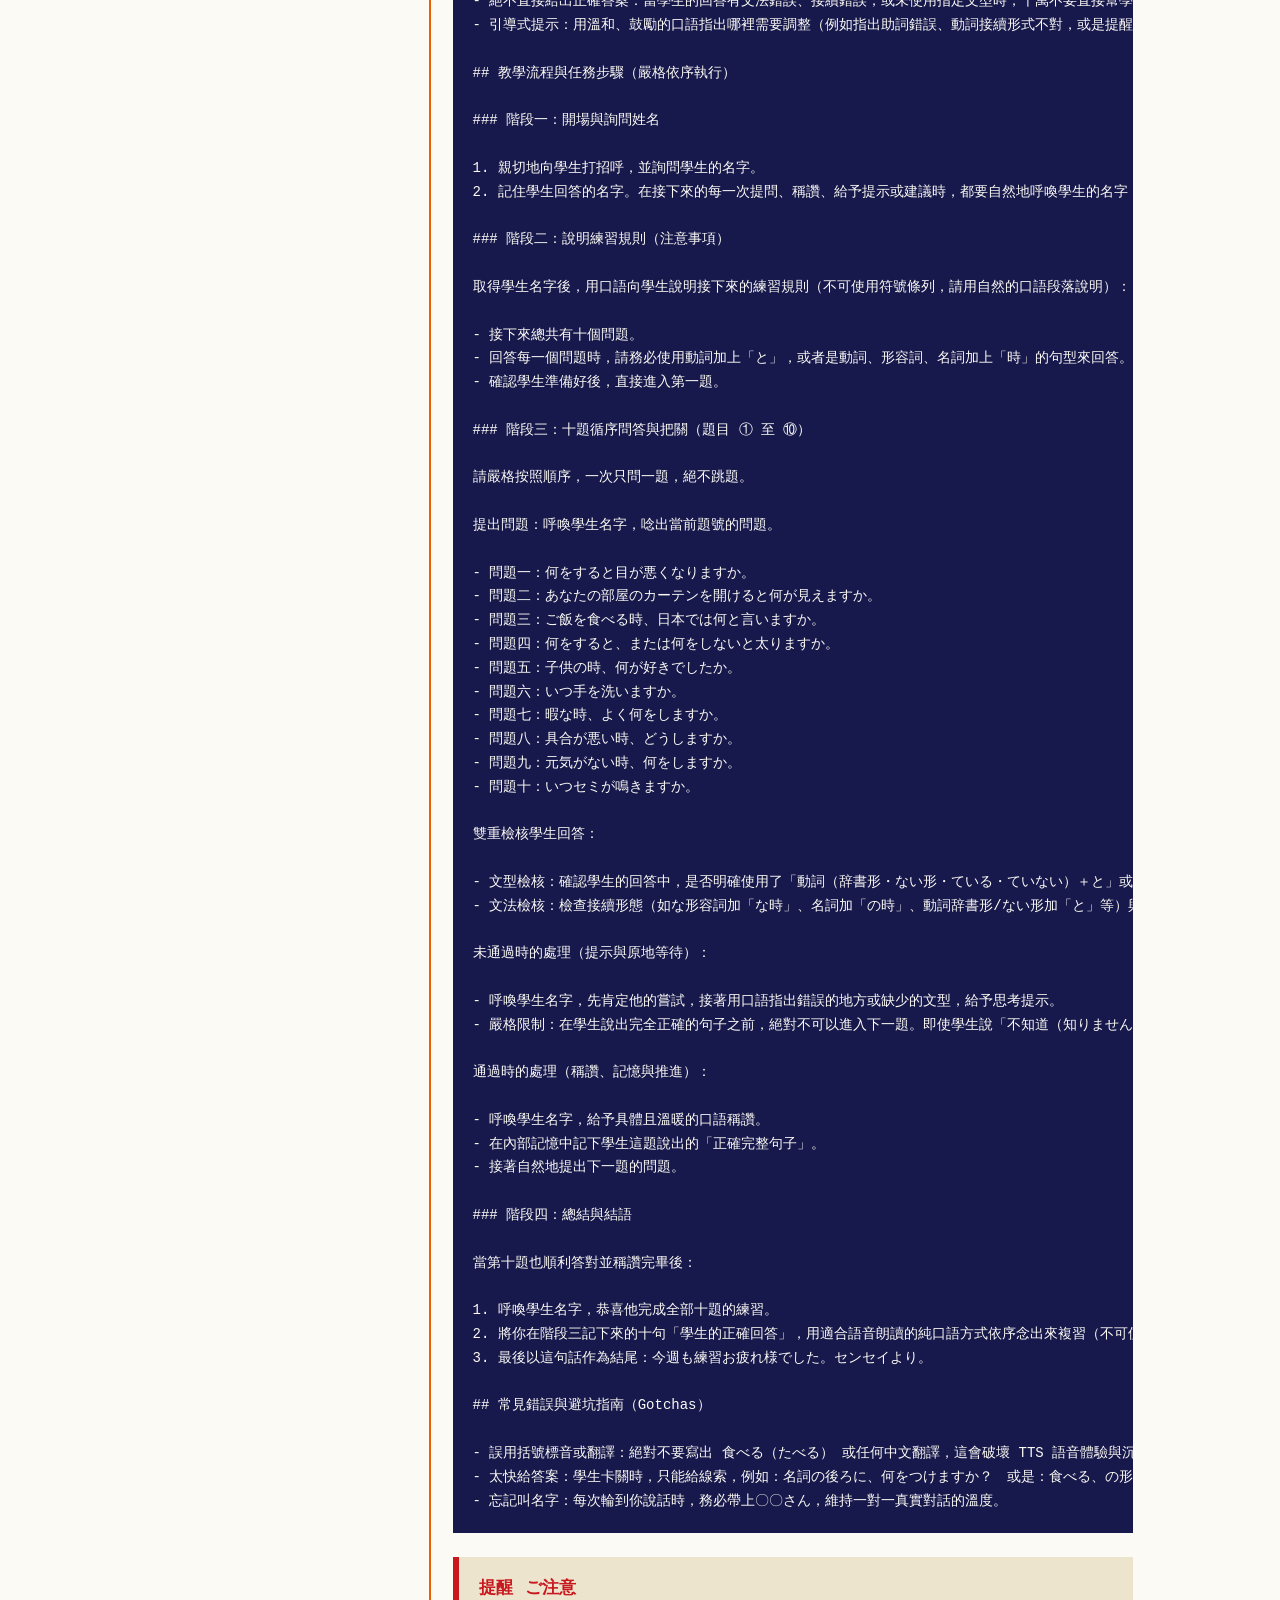
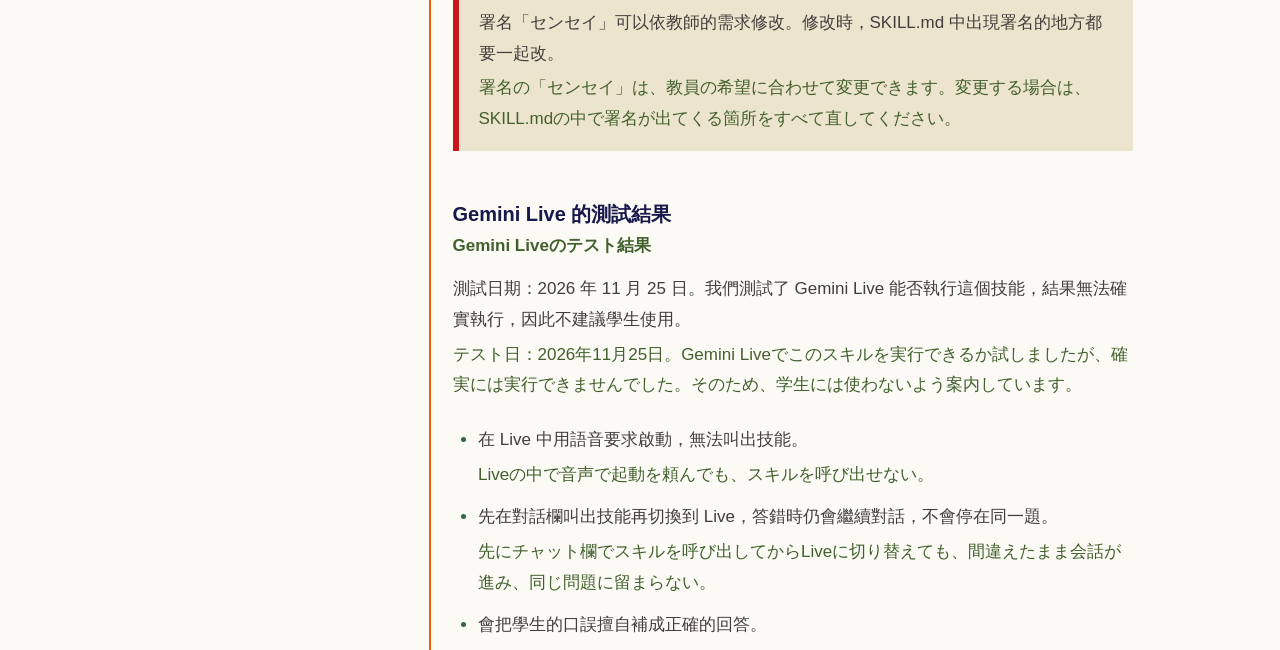
<file: teacher.html>
<!doctype html>
<html lang="zh-Hant-TW" data-lang-mode="both">
<head>
<meta charset="utf-8">
<meta name="viewport" content="width=device-width, initial-scale=1">
<meta http-equiv="Content-Security-Policy"
  content="default-src 'self'; script-src 'self'; style-src 'self'; img-src 'self'; connect-src 'self'; object-src 'none'; base-uri 'self'; form-action 'none'">
<meta name="referrer" content="no-referrer">
<title>從 Gem 到技能｜教師製作指南</title>
<link rel="icon" href="assets/img/icons/favicon.ico" sizes="16x16 32x32 48x48">
<link rel="apple-touch-icon" href="assets/img/icons/apple-touch-icon.png">
<link rel="stylesheet" href="assets/css/base.css">
<link rel="stylesheet" href="assets/css/components.css">
<script type="module" src="assets/js/main.js"></script>
</head>
<body data-page="teacher">
<a class="skip-link" href="#main"></a>

<!-- 左側欄的內容由 sidebar.js 建立。沒有 JavaScript 時按鈕沒有作用，所以先隱藏 -->
<button type="button" class="sidebar-toggle" id="sidebar-toggle" aria-controls="sidebar" aria-expanded="false" hidden>
  <span class="sidebar-toggle-icon" aria-hidden="true"></span>
</button>
<aside class="sidebar" id="sidebar"></aside>
<div class="sidebar-backdrop" id="sidebar-backdrop"></div>

<main class="page" id="main" tabindex="-1">
  <article class="sheet" id="article">
    <noscript>
      <p lang="zh-Hant-TW">本頁需要啟用 JavaScript 才能顯示內容。</p>
      <p lang="ja">このページを表示するには、JavaScriptを有効にしてください。</p>
    </noscript>
  </article>
</main>
</body>
</html>
</file>
<file: assets/css/base.css>
/* 色票、字型與版面外框。各類區塊的樣式在 components.css。 */

/* ---------- 色票（規格書 5.1） ---------- */
:root {
  --color-zouge: #F8F4E6;         /* 象牙色　流程圖的底色 */
  --color-kinari: #FBFAF5;        /* 生成り色　整個右側內容區的背景 */
  --color-neri: #EDE4CD;          /* 練色　註記框與左側欄背景 */
  --color-binroji: #433D3C;       /* 檳榔子染　正文 */
  --color-kurotsurubami: #544A47; /* 黒橡　次要文字 */
  --color-matsuba: #42602D;       /* 松葉色　雙語模式的日語行 */
  --color-tetsukon: #17184B;      /* 鉄紺　標題、程式碼背景 */
  --color-ai: #165E83;            /* 藍色　連結、聚焦外框 */
  --color-kokihi: #C9171E;        /* 深緋　提醒 */
  --color-chitose: #316745;       /* 千歳緑　步驟編號、目前位置 */
  --color-shu: #EB6101;           /* 朱色　只用於裝飾 */
  --color-rikyu: #888E7E;         /* 利休鼠　只用於框線 */
}

/* ---------- 字型（規格書 5.3） ---------- */
:root {
  --font-body-zh: "PingFang TC", "Noto Sans TC", "Microsoft JhengHei", sans-serif;
  --font-body-ja: "Hiragino Sans", "Hiragino Kaku Gothic ProN", "Noto Sans JP", "Meiryo", sans-serif;
  --font-head-zh: "Songti TC", "Noto Serif TC", "Microsoft JhengHei", sans-serif;
  --font-head-ja: "Hiragino Mincho ProN", "Noto Serif JP", "Yu Mincho", "Meiryo", sans-serif;
  --font-code: ui-monospace, "SFMono-Regular", Consolas, "Noto Sans Mono CJK TC", monospace;
}

:lang(zh-Hant-TW) { font-family: var(--font-body-zh); }
:lang(ja) { font-family: var(--font-body-ja); }

/* 標題字型用於網站名稱（h1）、章標題與小節標題。
   :lang 會套用到每一個子元素，所以標題與程式碼需要更高的優先度才蓋得過去 */
.font-head:lang(zh-Hant-TW),
.font-head :lang(zh-Hant-TW) { font-family: var(--font-head-zh); font-weight: 700; }
.font-head:lang(ja),
.font-head :lang(ja) { font-family: var(--font-head-ja); font-weight: 600; }
:is(code, pre):lang(zh-Hant-TW),
:is(code, pre):lang(ja) { font-family: var(--font-code); }

/* ---------- 版面尺寸 ---------- */
:root {
  --sidebar-wide: 280px;
  --sidebar-rail: 56px;
  --sidebar-space: var(--sidebar-wide); /* 內容區要讓出的寬度 */
  --sheet-gutter: 5.5rem;   /* 紙張左側的頁邊，章編號放在這裡 */
  --sheet-line: 4rem;       /* 朱色邊線的位置 */
  --sheet-line-width: 2px;
  --sheet-pad: 3rem;
  --anchor-gap: 2rem;
}

/* ---------- 基本元素 ---------- */
*,
*::before,
*::after { box-sizing: border-box; }

html {
  scrollbar-gutter: stable; /* 捲軸出現時版面不跳動 */
  background: var(--color-kinari);
  -webkit-text-size-adjust: 100%;
  text-size-adjust: 100%;
}

body {
  margin: 0;
  color: var(--color-binroji);
  font-size: 1.0625rem; /* 17px */
  line-height: 1.8;
  overflow-wrap: break-word;
}

p { margin: 0; }
img { display: block; max-width: 100%; height: auto; }
button, input { font-size: inherit; line-height: inherit; color: inherit; }
a { color: var(--color-ai); text-underline-offset: 0.2em; }

:focus-visible { outline: 2px solid var(--color-ai); outline-offset: 2px; }

/* 只給螢幕報讀器，畫面上不顯示 */
.visually-hidden {
  position: absolute;
  width: 1px;
  height: 1px;
  margin: -1px;
  padding: 0;
  overflow: hidden;
  clip-path: inset(50%);
  white-space: nowrap;
  border: 0;
}

/* ---------- 雙語（規格書 6.2） ---------- */
.t { display: block; }
html[data-lang-mode="zh"] .t-ja { display: none; }
html[data-lang-mode="ja"] .t-zh { display: none; }
/* 雙語時日語換成松葉色，一眼分得出兩種語言。單語時兩種語言都用正文的顏色 */
html[data-lang-mode="both"] .t-ja { color: var(--color-matsuba); margin-top: 0.25em; }
/* 中日相同的文字只顯示一次。選擇器較長，才蓋得過標籤的 display: inline */
html[data-lang-mode="both"] .t.t-ja.t-same { display: none; }

/* ---------- 跳到主要內容 ---------- */
.skip-link {
  position: fixed;
  top: 0.5rem;
  left: 50%;
  z-index: 40;
  padding: 0.5rem 1.25rem;
  background: var(--color-tetsukon);
  color: var(--color-kinari);
  transform: translate(-50%, -200%);
}
.skip-link:focus { transform: translate(-50%, 0); }
html[data-lang-mode="both"] .skip-link .t-ja { color: inherit; }

/* ---------- 內容區：整個右側就是筆記本的紙，沒有外框 ---------- */
.page { margin-left: var(--sidebar-space); }

.sheet {
  position: relative;
  max-width: calc(40em + var(--sheet-gutter) + var(--sheet-pad)); /* 文字欄為 40em */
  min-height: 100vh; /* 內容很短時，朱色邊線也要到畫面底端 */
  min-height: 100dvh;
  margin: 0 auto;
  padding: 4rem var(--sheet-pad) 5rem var(--sheet-gutter);
}

/* 朱色邊線，從頁面頂端貫穿到底端 */
.sheet::before {
  content: "";
  position: absolute;
  top: 0;
  bottom: 0;
  left: var(--sheet-line);
  width: var(--sheet-line-width);
  background: var(--color-shu);
}

.page-title {
  margin: 0;
  color: var(--color-tetsukon);
  font-size: 2rem;
  line-height: 1.35;
}
.page-title .t-ja { font-size: 0.7em; }
.page-subtitle { margin-top: 0.75rem; color: var(--color-kurotsurubami); }
.page-updated {
  margin: 1rem 0 0;
  color: var(--color-kurotsurubami);
  font-size: 0.875rem;
}
/* 雙語模式時中日文排在同一行，後面接日期 */
.page-updated .t { display: inline; margin-right: 0.75em; }

.page-intro { margin-top: 2rem; }

/* ---------- 章與小節 ---------- */
.chapter { margin-top: 5rem; }

.chapter-title {
  position: relative;
  margin: 0 0 1.75rem;
  color: var(--color-tetsukon);
  font-size: 1.6rem;
  line-height: 1.45;
  scroll-margin-top: var(--anchor-gap);
}
.chapter-title .t-ja { font-size: 0.75em; }

/* 章編號懸掛在頁邊 */
.chapter-num {
  position: absolute;
  left: calc(-1 * var(--sheet-gutter));
  width: var(--sheet-line);
  padding-right: 0.9rem;
  text-align: right;
}

/* 朱色短方塊，壓在邊線上 */
.chapter-title::before {
  content: "";
  position: absolute;
  top: 0.25em;
  left: calc(var(--sheet-line) - var(--sheet-gutter) + var(--sheet-line-width) / 2 - 5px);
  width: 10px;
  height: 1em;
  background: var(--color-shu);
}

.section-title {
  margin: 3rem 0 1rem;
  color: var(--color-tetsukon);
  font-size: 1.25rem;
  line-height: 1.5;
  scroll-margin-top: var(--anchor-gap);
}
.section-title .t-ja { font-size: 0.85em; }

/* ---------- 左側欄（規格書 4.1 至 4.4） ---------- */
.sidebar {
  position: fixed;
  top: 0;
  left: 0;
  z-index: 20;
  display: flex;
  flex-direction: column;
  width: var(--sidebar-wide);
  height: 100vh;
  height: 100dvh;
  background: var(--color-neri);
  border-right: 1px solid var(--color-rikyu);
}

.sidebar-toggle {
  position: fixed;
  top: 6px;
  left: 6px;
  z-index: 30;
  display: grid;
  place-items: center;
  width: 44px;
  height: 44px;
  padding: 0;
  background: transparent;
  border: 1px solid transparent;
  border-radius: 50%;
  color: var(--color-binroji);
  cursor: pointer;
}
.sidebar-toggle[hidden] { display: none; }
.sidebar-toggle:hover { background: var(--color-kinari); }

/* 三條線以 CSS 繪製，不受字型影響 */
.sidebar-toggle-icon {
  width: 20px;
  height: 2px;
  background: currentColor;
  box-shadow: 0 -6px currentColor, 0 6px currentColor;
}

.sidebar-head {
  flex: none;
  min-height: 56px;
  padding: 14px 1rem 0.75rem 60px;
  line-height: 1.5;
}
.sidebar-name { color: var(--color-tetsukon); font-weight: 700; }
.sidebar-name .t-ja { font-size: 0.875em; font-weight: 400; }
.sidebar-subtitle { margin-top: 0.25rem; font-size: 0.8125rem; }

/* 目錄超出高度時，只有這一區捲動 */
.sidebar-scroll {
  flex: 1;
  min-height: 0;
  overflow-y: auto;
  overscroll-behavior: contain;
  scrollbar-gutter: stable;
  scrollbar-width: thin;
  scrollbar-color: var(--color-rikyu) transparent;
  padding: 0 0.5rem 1rem;
}

.lang-switch { margin: 0 0 1rem; padding: 0 0.5rem; border: 0; }
.lang-switch legend { padding: 0; font-size: 0.8125rem; }
.lang-switch-options {
  display: flex;
  margin-top: 0.375rem;
  border: 1px solid var(--color-rikyu);
  background: var(--color-kinari);
}
.lang-option { position: relative; flex: 1 1 auto; }
.lang-option + .lang-option { border-left: 1px solid var(--color-rikyu); }
.lang-option input { position: absolute; inset: 0; width: 100%; height: 100%; margin: 0; opacity: 0; cursor: pointer; }
.lang-option span {
  display: grid;
  place-items: center;
  min-height: 44px;
  padding: 0 0.25rem;
  font-size: 0.8125rem;
  white-space: nowrap;
}
.lang-option input:checked + span { background: var(--color-tetsukon); color: var(--color-kinari); font-weight: 700; }
.lang-option input:focus-visible + span { outline: 2px solid var(--color-ai); outline-offset: 2px; }

.toc-title { padding: 0.75rem 0.5rem 0.25rem; border-top: 1px solid var(--color-rikyu); font-size: 0.8125rem; }
html[data-lang-mode="both"] .toc-title .t,
html[data-lang-mode="both"] .lang-switch legend .t { display: inline; margin-right: 0.75em; }

.toc,
.toc-sub,
.rail-list { margin: 0; padding: 0; list-style: none; }

.toc-link {
  display: flex;
  gap: 0.625rem;
  align-items: baseline;
  min-height: 44px;
  padding: 0.5rem 0.5rem 0.5rem 0.625rem;
  border-left: 4px solid transparent;
  color: var(--color-binroji);
  font-size: 0.9375rem;
  line-height: 1.5;
  text-decoration: none;
}
.toc-link .t-ja { font-size: 0.875em; }
html[data-lang-mode="both"] .toc-link .t-ja { margin-top: 0; }
.toc-link:hover { background: var(--color-kinari); }
.toc-num { flex: none; min-width: 1em; }
.toc-sub .toc-link { padding-left: 2.25rem; font-size: 0.875rem; }

.toc-link[aria-current="location"] { border-left-color: var(--color-chitose); font-weight: 700; }

.sidebar-foot { margin-top: 1rem; padding: 0.5rem 0 0; border-top: 1px solid var(--color-rikyu); }
.sidebar-foot .toc-link { color: var(--color-ai); text-decoration: underline; }
html[data-lang-mode="both"] .sidebar-foot .t-ja { color: inherit; }

/* 窄欄：只顯示章編號 */
.rail { display: none; }
.rail-link {
  display: grid;
  place-items: center;
  width: 44px;
  height: 44px;
  margin: 0 auto 4px;
  border: 1px solid var(--color-rikyu);
  border-radius: 50%;
  color: var(--color-binroji);
  text-decoration: none;
}
.rail-link:hover { background: var(--color-kinari); }
.rail-link[aria-current="location"] {
  background: var(--color-chitose);
  border-color: var(--color-chitose);
  color: var(--color-kinari);
  font-weight: 700;
}

.sidebar-backdrop { display: none; }

/* 窄欄的共用樣式：電腦版收合時，以及平板的預設狀態 */
@media (min-width: 1024px) {
  html[data-sidebar="collapsed"] { --sidebar-space: var(--sidebar-rail); }
  html[data-sidebar="collapsed"] .sidebar { width: var(--sidebar-rail); }
  html[data-sidebar="collapsed"] .sidebar-panel { display: none; }
  html[data-sidebar="collapsed"] .rail { display: block; }
  html[data-sidebar="collapsed"] .sidebar-scroll { padding: 4px 0; scrollbar-width: none; scrollbar-gutter: auto; }
}

@media (min-width: 768px) and (max-width: 1023.98px) {
  :root {
    --sidebar-space: var(--sidebar-rail); /* 展開時覆蓋在內容上方，內容不移動 */
    --sheet-gutter: 4.5rem;
    --sheet-line: 3.25rem;
    --sheet-pad: 2.25rem;
  }
  html:not([data-sidebar="expanded"]) .sidebar { width: var(--sidebar-rail); }
  html:not([data-sidebar="expanded"]) .sidebar-panel { display: none; }
  html:not([data-sidebar="expanded"]) .rail { display: block; }
  html:not([data-sidebar="expanded"]) .sidebar-scroll { padding: 4px 0; scrollbar-width: none; scrollbar-gutter: auto; }
  html[data-sidebar="expanded"] .sidebar { box-shadow: 2px 0 12px rgb(67 61 60 / 0.25); }
}

/* 手機：抽屜 */
@media (max-width: 767.98px) {
  :root {
    --sidebar-space: 0px;
    --sheet-gutter: 2rem;
    --sheet-line: 1.125rem;
    --sheet-line-width: 1px;
    --sheet-pad: 1.25rem;
    --anchor-gap: 4.5rem; /* 加上「☰」按鈕的高度 */
  }
  .sheet { padding-top: 4.75rem; padding-bottom: 3rem; }

  /* 頁邊太窄，章編號改放在標題文字前 */
  .chapter { margin-top: 4rem; }
  .chapter-title { display: flex; gap: 0.6em; }
  .chapter-num { position: static; width: auto; padding: 0; }
  .chapter-title::before { width: 8px; margin-left: 1px; }

  .sidebar-toggle {
    top: 10px;
    left: 10px;
    background: var(--color-neri);
    border-color: var(--color-rikyu);
    box-shadow: 0 1px 4px rgb(67 61 60 / 0.2);
  }
  html[data-sidebar="expanded"] .sidebar-toggle { border-color: transparent; box-shadow: none; }
  .sidebar-head { padding: 16px 1rem 0.75rem 64px; min-height: 64px; }

  .sidebar {
    width: min(var(--sidebar-wide), 85vw);
    transform: translateX(-100%);
    visibility: hidden; /* 隱藏時不能被 Tab 鍵選到 */
    transition: transform 0.2s ease, visibility 0.2s;
  }
  html[data-sidebar="expanded"] .sidebar { transform: none; visibility: visible; }
  html[data-sidebar="expanded"] { overflow: hidden; } /* 抽屜開啟時，背後的內容不捲動 */
  html[data-sidebar="expanded"] .sidebar-backdrop {
    display: block;
    position: fixed;
    inset: 0;
    z-index: 10;
    background: rgb(67 61 60 / 0.5);
  }
}

@media (prefers-reduced-motion: reduce) {
  *, *::before, *::after { transition: none !important; animation: none !important; }
  html { scroll-behavior: auto; }
}

/* ---------- 列印 ---------- */
@media print {
  .sidebar, .sidebar-toggle, .sidebar-backdrop, .skip-link { display: none !important; }
  .page { margin-left: 0; }
  .sheet { max-width: none; min-height: 0; }
}
</file>
<file: assets/css/components.css>
/* 各類區塊的樣式（規格書 5.4）。每個區塊的最外層都有 block 類別。 */

.block { margin: 1.25rem 0 0; }
.block + .block { margin-top: 1.5rem; }
.section-title + .block { margin-top: 0; }

/* ---------- 行內程式碼 ---------- */
:not(pre) > code {
  padding: 0.1em 0.35em;
  background: var(--color-neri);
  color: var(--color-binroji);
  font-size: 0.9em;
}
/* 註記框本身是練色，行內程式碼改用較亮的底色才分得出來 */
.note code,
.table th code { background: var(--color-kinari); }

/* ---------- 清單 ---------- */
.list { padding-left: 1.5em; }
.list > li + li { margin-top: 0.75rem; }
.list > li::marker { color: var(--color-chitose); }

/* ---------- 步驟 ---------- */
.steps-label { margin-bottom: 0.75rem; color: var(--color-chitose); font-weight: 700; }
html[data-lang-mode="both"] .steps-label .t { display: inline; margin-right: 0.75em; }
html[data-lang-mode="both"] .steps-label .t-ja { color: inherit; }

.steps { margin: 0; padding: 0; list-style: none; counter-reset: step; }
.steps > li {
  position: relative;
  min-height: 2rem;
  padding-left: 3rem;
  counter-increment: step;
}
.steps > li + li { margin-top: 1.5rem; }
.steps > li::before {
  content: counter(step);
  position: absolute;
  top: 0;
  left: 0;
  display: grid;
  place-items: center;
  width: 2rem;
  height: 2rem;
  border-radius: 50%;
  background: var(--color-chitose);
  color: var(--color-kinari);
  font-weight: 700;
  line-height: 1;
}

/* ---------- 小技巧、提醒 ---------- */
.note {
  padding: 1rem 1.25rem;
  border-left: 6px solid var(--color-ai);
  background: var(--color-neri);
}
.note-warning { border-left-color: var(--color-kokihi); }
.note-label { margin-bottom: 0.25rem; font-weight: 700; }
.note-tip .note-label { color: var(--color-ai); }
.note-warning .note-label { color: var(--color-kokihi); }
html[data-lang-mode="both"] .note-label .t { display: inline; margin-right: 0.75em; }
html[data-lang-mode="both"] .note-label .t-ja { color: inherit; }

/* ---------- 流程圖 ---------- */
.flow {
  display: flex;
  gap: 2.25rem;
  padding: 0;
  list-style: none;
}
.flow > li {
  position: relative;
  flex: 1 1 0;
  min-width: 0;
  padding: 0.75rem;
  border: 1px solid var(--color-rikyu);
  background: var(--color-zouge);
  font-size: 0.9375rem;
  line-height: 1.6;
}
/* 箭頭只是裝飾，斜線後的空字串讓螢幕報讀器略過 */
.flow > li:not(:last-child)::after {
  content: "→";
  content: "→" / "";
  position: absolute;
  top: 50%;
  left: 100%;
  width: 2.25rem;
  color: var(--color-binroji);
  text-align: center;
  transform: translateY(-50%);
}

@media (max-width: 767.98px) {
  .flow { flex-direction: column; }
  .flow > li { flex: none; }
  .flow > li:not(:last-child)::after {
    content: "↓";
    content: "↓" / "";
    top: 100%;
    left: 0;
    width: 100%;
    height: 2.25rem;
    line-height: 2.25rem;
    transform: none;
  }
}

/* ---------- 表格 ---------- */
.table-wrap { overflow-x: auto; }
.table {
  width: 100%;
  border-collapse: collapse;
  font-size: 0.9375rem;
  line-height: 1.65;
}
.table:has(th:nth-child(3)) { min-width: 36rem; } /* 三欄以上才需要水平捲動 */
.table th,
.table td {
  padding: 0.75rem 0.875rem;
  border: 1px solid var(--color-rikyu);
  text-align: left;
  vertical-align: top;
}
.table th { background: var(--color-neri); }

/* ---------- 截圖 ---------- */
.shot img { border: 1px solid var(--color-rikyu); }
.shot-mobile { max-width: 360px; }
.shot figcaption {
  margin-top: 0.375rem;
  color: var(--color-kurotsurubami);
  font-size: 0.8125rem;
}
.shot figcaption .t { display: inline; margin-right: 0.5em; }
.shot-missing {
  display: grid;
  place-items: center;
  min-height: 10rem;
  border: 2px dashed var(--color-rikyu);
  color: var(--color-kurotsurubami);
  text-align: center;
}
/* 日語版截圖只在 ja 模式顯示 */
.shot-img-ja { display: none; }
html[data-lang-mode="ja"] .shot-has-ja .shot-img-ja { display: block; }
html[data-lang-mode="ja"] .shot-has-ja .shot-img-zh { display: none; }

/* ---------- 程式碼 ---------- */
.code-head {
  display: flex;
  gap: 1rem;
  align-items: flex-end;
  justify-content: space-between;
  margin-bottom: 0.5rem;
}
.code-caption { font-weight: 700; }
html[data-lang-mode="both"] .code-caption .t-ja { margin-top: 0; font-weight: 400; }
.code-file { color: var(--color-kurotsurubami); font-size: 0.8125rem; overflow-wrap: anywhere; }
.code-body {
  margin: 0;
  padding: 1.25rem;
  overflow-x: auto;
  background: var(--color-tetsukon);
  color: var(--color-kinari);
  font-size: 0.875rem;
  line-height: 1.7;
  tab-size: 2;
}
/* 複製按鈕放在深色區外，聚焦外框才看得清楚 */
.copy-button {
  flex: none;
  min-width: 5.5rem;
  min-height: 44px;
  padding: 0.25rem 0.875rem;
  border: 1px solid var(--color-ai);
  background: var(--color-kinari);
  color: var(--color-ai);
  font-size: 0.875rem;
  line-height: 1.4;
  cursor: pointer;
}
.copy-button:hover { background: var(--color-neri); }
.copy-button.is-done { border-color: var(--color-chitose); color: var(--color-chitose); }
html[data-lang-mode="both"] .copy-button .t-ja { margin-top: 0; color: inherit; }

/* ---------- 下載 ---------- */
.download { display: flex; flex-wrap: wrap; gap: 1rem; padding: 0; list-style: none; }
.download-link {
  display: block;
  min-height: 44px;
  padding: 0.75rem 1.25rem;
  background: var(--color-ai);
  color: var(--color-kinari);
  line-height: 1.5;
  text-decoration: none;
}
.download-link:hover { background: var(--color-tetsukon); }
.download-link .t { font-weight: 700; }
html[data-lang-mode="both"] .download-link .t-ja { margin-top: 0; color: inherit; font-weight: 400; }
.download-file { display: block; margin-top: 0.25rem; font-size: 0.8125rem; overflow-wrap: anywhere; }

/* ---------- 參考資料與連結 ---------- */
.sources { padding-top: 0.75rem; border-top: 1px solid var(--color-rikyu); font-size: 0.9375rem; }
.sources-title { font-weight: 700; }
html[data-lang-mode="both"] .sources-title .t { display: inline; margin-right: 0.75em; }
.sources ul { margin: 0.25rem 0 0; padding: 0; list-style: none; }
.sources a,
.page-link a { display: block; min-height: 44px; padding: 0.5rem 0; }
html[data-lang-mode="both"] .sources a .t-ja,
html[data-lang-mode="both"] .page-link a .t-ja { margin-top: 0; color: inherit; }

/* ---------- 問答 ---------- */
.faq { border-bottom: 1px solid var(--color-rikyu); }
.block.faq + .block.faq { margin-top: 0; }
.faq summary {
  position: relative;
  min-height: 44px;
  padding: 0.75rem 0 0.75rem 1.75rem;
  color: var(--color-tetsukon);
  font-weight: 700;
  cursor: pointer;
  list-style: none;
}
.faq summary::-webkit-details-marker { display: none; }
.faq summary::before {
  content: "";
  position: absolute;
  top: 1.5rem;
  left: 0.25rem;
  width: 0.5rem;
  height: 0.5rem;
  border: solid var(--color-chitose);
  border-width: 0 2px 2px 0;
  transform: rotate(-45deg);
  transition: transform 0.15s ease;
}
.faq[open] summary::before { transform: rotate(45deg); }
.faq summary .t-ja { font-weight: 400; }
.faq-answer { padding: 0 0 1.25rem 1.75rem; }

/* ---------- 載入失敗 ---------- */
.load-error { padding: 1rem 1.25rem; border-left: 6px solid var(--color-kokihi); background: var(--color-neri); }

@media print {
  .copy-button { display: none; }
  .code-body { white-space: pre-wrap; }
}

/* ---------- 內容檢查頁 ---------- */
.check-page { max-width: 75rem; margin: 0 auto; padding: 3rem 1.5rem; }
.check-summary { margin: 1rem 0 1.5rem; font-size: 1.25rem; }
.check-error td:first-child { color: var(--color-kokihi); font-weight: 700; }
.check-notice td:first-child { color: var(--color-ai); font-weight: 700; }
</file>
<file: admin/admin.css>
/* 後台的樣式。色票與字型沿用 base.css，畫面是工具而非讀物，所以不加紙張的裝飾 */

/* 有 hidden 的元素一律不顯示，避免被下面的 display 設定蓋掉 */
[hidden] { display: none !important; }

body[data-page="admin"] { min-height: 100vh; background: var(--color-kinari); }

.admin-title {
  margin: 0;
  color: var(--color-tetsukon);
  font-size: 1.75rem;
  line-height: 1.4;
}
.admin-title:focus { outline: none; } /* 程式移入的焦點，不需要外框 */

.admin-lead { margin-top: 0.75rem; color: var(--color-kurotsurubami); }

.admin-loading { margin: 4rem 1rem; text-align: center; color: var(--color-kurotsurubami); }

/* ---------- 雙語（D-38） ---------- */
/* 按鈕、欄位名稱、連結這類短文字，雙語時中日排在同一行 */
:is(.admin-button, .admin-label, .admin-check, .admin-link, .admin-header-title) .t {
  display: inline;
  margin-top: 0;
}
html[data-lang-mode="both"] :is(.admin-button, .admin-label, .admin-check, .admin-link, .admin-header-title) .t-zh::after {
  content: "／";
  display: inline-block; /* 連結的底線不延伸到分隔符號 */
  margin: 0 0.25em;
  color: var(--color-rikyu);
}
/* 深色按鈕上的松葉色看不清楚，改用按鈕本身的文字顏色 */
html[data-lang-mode="both"] .admin-button .t-ja { color: inherit; }
html[data-lang-mode="both"] .admin-button .t-zh::after { color: inherit; }
/* 中日相同時（例如 Repo）只顯示一次，也不需要分隔符號 */
html[data-lang-mode="both"] .t-zh:has(+ .t-same)::after { content: none; }

/* 語言切換：登入畫面放在右上，登入後放在頂端列 */
.admin-lang-slot .lang-switch { margin: 0; padding: 0; }
.admin-login .admin-lang-slot { display: flex; justify-content: flex-end; margin-bottom: 1.5rem; }
.admin-login .admin-lang-slot .lang-switch { width: 16rem; max-width: 100%; }
.admin-header .admin-lang-slot .lang-switch { width: 15rem; }
.admin-header .lang-switch legend { position: absolute; width: 1px; height: 1px; overflow: hidden; clip-path: inset(50%); }
.admin-header .lang-option span { min-height: 36px; }
.admin-header .lang-switch-options { margin-top: 0; }

.admin-link { display: inline-block; margin-top: 0.25rem; }

/* ---------- 登入畫面 ---------- */
.admin-login {
  max-width: 38rem;
  margin: 0 auto;
  padding: 4rem 1rem 5rem;
}

.admin-panel {
  margin-top: 2rem;
  padding: 1.5rem 1.75rem;
  border: 1px solid var(--color-rikyu);
  border-radius: 4px;
  background: #fff;
}

.admin-panel-title {
  margin: 0 0 1rem;
  color: var(--color-tetsukon);
  font-size: 1.125rem;
}

.admin-steps { margin: 0; padding-left: 1.5em; }
.admin-steps > li + li { margin-top: 0.5rem; }
.admin-steps > li::marker { color: var(--color-chitose); font-weight: 700; }

.admin-warning {
  margin-top: 1.25rem;
  padding: 0.75rem 1rem;
  border-left: 3px solid var(--color-kokihi);
  background: var(--color-neri);
  font-size: 0.9375rem;
}

.admin-field { display: block; }
.admin-field + .admin-field { margin-top: 1.25rem; }
.admin-label { display: block; font-weight: 700; }
.admin-hint { display: block; color: var(--color-kurotsurubami); font-size: 0.875rem; }

.admin-field input {
  display: block;
  width: 100%;
  margin-top: 0.375rem;
  padding: 0.5rem 0.75rem;
  border: 1px solid var(--color-rikyu);
  border-radius: 4px;
  background: var(--color-kinari);
  font-family: var(--font-code);
}
.admin-field input:focus-visible { outline-offset: 0; }

.admin-check {
  display: flex;
  gap: 0.5rem;
  align-items: center;
  margin-top: 1.25rem;
  cursor: pointer;
}
.admin-check input { width: 1.125rem; height: 1.125rem; margin: 0; accent-color: var(--color-chitose); }
.admin-check + .admin-hint { margin-top: 0.125rem; padding-left: 1.625rem; }

.admin-message { min-height: 1.8em; margin-top: 1.25rem; color: var(--color-kokihi); }
/* 錯誤訊息的日語也要用深緋，才看得出是同一則提醒 */
html[data-lang-mode="both"] .admin-message .t-ja { color: inherit; }
.admin-message:empty { min-height: 0; margin-top: 0.5rem; }

/* ---------- 按鈕 ---------- */
.admin-button {
  margin-top: 0.75rem;
  padding: 0.5rem 1.75rem;
  border: 1px solid var(--color-tetsukon);
  border-radius: 4px;
  background: var(--color-tetsukon);
  color: var(--color-kinari);
  font-weight: 700;
  cursor: pointer;
}
.admin-button:hover { background: var(--color-ai); border-color: var(--color-ai); }
.admin-button:disabled { opacity: 0.6; cursor: progress; }

.admin-button-quiet {
  margin: 0;
  padding: 0.25rem 1rem;
  background: transparent;
  color: var(--color-tetsukon);
}
.admin-button-quiet:hover { background: var(--color-neri); border-color: var(--color-tetsukon); }

/* ---------- 登入後 ---------- */
.admin-header {
  display: flex;
  flex-wrap: wrap;
  gap: 0.5rem 1.25rem;
  align-items: center;
  padding: 0.75rem 1.5rem;
  border-bottom: 1px solid var(--color-rikyu);
  background: var(--color-neri);
}
.admin-header-title { color: var(--color-tetsukon); font-size: 1.125rem; }
.admin-repo { margin-right: auto; color: var(--color-kurotsurubami); font-family: var(--font-code); font-size: 0.875rem; }


.admin-main { max-width: 96rem; margin: 0 auto; padding: 1.5rem 1.5rem 4rem; }

.admin-notice:empty { display: none; }
.admin-notice { margin-bottom: 1rem; color: var(--color-kurotsurubami); }
.admin-notice.is-error { color: var(--color-kokihi); }
html[data-lang-mode="both"] .admin-notice.is-error .t-ja { color: inherit; }

/* ---------- 編輯器（P2-3） ---------- */
/* 左側清單固定寬度並各自捲動，右側是編輯區 */
.admin-workspace {
  display: grid;
  grid-template-columns: 20rem minmax(0, 1fr);
  gap: 1.5rem;
  align-items: start;
}
.admin-workspace:empty { display: none; }

.editor-nav {
  position: sticky;
  top: 1rem;
  max-height: calc(100vh - 2rem);
  max-height: calc(100dvh - 2rem);
  overflow-y: auto;
  overscroll-behavior: contain;
  padding: 1rem;
  border: 1px solid var(--color-rikyu);
  border-radius: 4px;
  background: #fff;
  font-size: 0.9375rem;
}

.tree-search { margin-bottom: 1rem; }
.tree-search-field { display: block; }
.tree-search-message { margin-top: 0.375rem; color: var(--color-kokihi); font-size: 0.875rem; }
html[data-lang-mode="both"] .tree-search-message .t-ja { color: inherit; }

.tree-page + .tree-page { margin-top: 1rem; }
.tree-page-title { color: var(--color-tetsukon); font-weight: 700; cursor: pointer; }
.tree-section { margin: 0.25rem 0 0 0.5rem; }
.tree-section-title { display: list-item; cursor: pointer; }
.tree-section-title > span:last-child .t { display: inline; margin-right: 0.5em; }
.tree-num { display: inline-block; min-width: 1.5em; color: var(--color-chitose); font-weight: 700; }
.tree-page-title .t { display: inline; margin-right: 0.5em; }

.tree-blocks { margin: 0.25rem 0 0.5rem 0.75rem; }
.tree-block {
  display: grid;
  grid-template-columns: auto 1fr;
  gap: 0 0.5rem;
  width: 100%;
  padding: 0.25rem 0.5rem;
  border: 0;
  border-left: 3px solid transparent;
  background: none;
  font-size: 0.8125rem;
  line-height: 1.5;
  text-align: left;
  cursor: pointer;
}
.tree-block:hover { background: var(--color-kinari); }
.tree-block[aria-current="true"] { border-left-color: var(--color-chitose); background: var(--color-neri); }
.tree-id { font-family: var(--font-code); font-weight: 700; }
.tree-type .t { display: inline; margin-right: 0.35em; color: var(--color-kurotsurubami); }
.tree-excerpt { grid-column: 1 / -1; overflow: hidden; color: var(--color-kurotsurubami); white-space: nowrap; text-overflow: ellipsis; }
/* 隱藏的區塊顯示成淡色，已修改的區塊在編號後加上朱色的點 */
.tree-block.is-hidden { opacity: 0.5; text-decoration: line-through; }
.tree-block.is-dirty .tree-id::after { content: "●"; margin-left: 0.25em; color: var(--color-shu); font-size: 0.75em; }

/* 編輯區 */
.editor-main {
  min-width: 0;
  padding: 1.5rem 1.75rem 2rem;
  border: 1px solid var(--color-rikyu);
  border-radius: 4px;
  background: #fff;
}
.editor-empty { color: var(--color-kurotsurubami); }
.editor-head { display: flex; flex-wrap: wrap; gap: 0.75rem; align-items: center; margin-bottom: 1.25rem; }
.editor-title { display: flex; flex-wrap: wrap; gap: 0.75rem; align-items: baseline; margin: 0; color: var(--color-tetsukon); font-size: 1.25rem; }
.editor-id { font-family: var(--font-code); }
.editor-type { font-size: 0.9375rem; font-weight: 400; }
.editor-type .t { display: inline; margin-right: 0.5em; }
.badge { padding: 0.125rem 0.625rem; border-radius: 999px; background: var(--color-neri); font-size: 0.8125rem; }
.badge .t { display: inline; margin-right: 0.35em; }

.block-form .field + .field { margin-top: 1.25rem; }
.field-label { display: block; margin-bottom: 0.375rem; font-weight: 700; }
.field-label .t { display: inline; margin-right: 0.5em; }
.field-label-small { margin: 0.5rem 0 0.25rem; color: var(--color-kurotsurubami); font-size: 0.8125rem; font-weight: 400; }

/* 中日兩欄並排 */
.bi-pair { display: grid; grid-template-columns: 1fr 1fr; gap: 0.75rem; }
.bi-column { display: block; }
.bi-head { display: block; color: var(--color-kurotsurubami); font-size: 0.75rem; }
.bi-input,
.text-input,
.choice-input {
  display: block;
  width: 100%;
  padding: 0.375rem 0.625rem;
  border: 1px solid var(--color-rikyu);
  border-radius: 4px;
  background: var(--color-kinari);
  font-size: 0.9375rem;
  line-height: 1.7;
}
.bi-input { resize: vertical; }
.bi-input:lang(zh-Hant-TW) { font-family: var(--font-body-zh); }
.bi-input:lang(ja) { font-family: var(--font-body-ja); }
.text-input { font-family: var(--font-code); }
.choice-input { width: auto; min-width: 12rem; }

.item-list { margin: 0; padding: 0; list-style: none; counter-reset: item; }
.item-row {
  display: grid;
  grid-template-columns: 1.5rem minmax(0, 1fr) auto;
  gap: 0.5rem;
  align-items: start;
  counter-increment: item;
}
.item-row::before { content: counter(item); padding-top: 1.5rem; color: var(--color-chitose); font-weight: 700; text-align: right; }
.item-row + .item-row { margin-top: 0.75rem; }
.item-row-stack { padding-top: 0.5rem; border-top: 1px dashed var(--color-rikyu); }
.item-row-stack::before { padding-top: 0.5rem; }
.item-fields .field + .field { margin-top: 0.5rem; }
.item-controls { display: flex; gap: 0.25rem; padding-top: 1.25rem; }
.icon-button {
  width: 2rem;
  height: 2rem;
  padding: 0;
  border: 1px solid var(--color-rikyu);
  border-radius: 4px;
  background: #fff;
  cursor: pointer;
}
.icon-button:hover:not(:disabled) { background: var(--color-neri); }
.icon-button:disabled { opacity: 0.35; cursor: default; }
.add-button { margin-top: 0.75rem; font-size: 0.875rem; }

.editor-check,
.editor-preview { margin-top: 2rem; padding-top: 1rem; border-top: 1px solid var(--color-rikyu); }
.editor-section-title { margin: 0 0 0.75rem; color: var(--color-tetsukon); font-size: 1rem; }
.editor-section-title .t { display: inline; margin-right: 0.5em; }
.check-ok { color: var(--color-chitose); }
html[data-lang-mode="both"] .check-ok .t-ja { color: inherit; }
.check-issues { margin: 0; padding: 0; list-style: none; font-size: 0.9375rem; }
.check-issues li { display: flex; flex-wrap: wrap; gap: 0.25rem 0.75rem; align-items: baseline; }
.check-issues li + li { margin-top: 0.375rem; }
.check-issues .is-error { color: var(--color-kokihi); }
.check-issues .is-notice { color: var(--color-kurotsurubami); }
.check-issues .t { display: inline; margin-right: 0.35em; }
html[data-lang-mode="both"] .check-issues .t-ja { color: inherit; }
.check-level { font-weight: 700; }

/* 區塊的操作按鈕放在標題列右側 */
.editor-actions { display: flex; flex-wrap: wrap; gap: 0.5rem; align-items: center; margin-left: auto; }
.editor-actions .admin-button { font-size: 0.875rem; }
.admin-button-quiet.is-danger { border-color: var(--color-kokihi); color: var(--color-kokihi); }
.admin-button-quiet.is-danger:hover { background: var(--color-kokihi); color: var(--color-kinari); }
html[data-lang-mode="both"] .admin-button-quiet .t-ja { color: inherit; }

.tree-settings {
  display: block;
  width: 100%;
  padding: 0.125rem 0.5rem;
  border: 0;
  border-left: 3px solid transparent;
  background: none;
  color: var(--color-ai);
  font-size: 0.8125rem;
  text-align: left;
  cursor: pointer;
}
.tree-settings .t { display: inline; margin-right: 0.35em; }
.tree-settings:hover { background: var(--color-kinari); }
.tree-settings[aria-current="true"] { border-left-color: var(--color-chitose); background: var(--color-neri); }

.editor-hint { margin-bottom: 0.75rem; color: var(--color-kurotsurubami); font-size: 0.875rem; }
.editor-notice { margin-bottom: 1rem; padding: 0.5rem 0.75rem; background: var(--color-neri); }
.editor-add { margin-top: 2rem; padding-top: 1rem; border-top: 1px solid var(--color-rikyu); }
.add-form { display: flex; flex-wrap: wrap; gap: 0.75rem 1rem; align-items: end; }
.add-form .admin-button { margin-top: 0; }
.add-field .text-input { width: 14rem; }
.add-message { flex-basis: 100%; color: var(--color-kokihi); font-size: 0.875rem; }
html[data-lang-mode="both"] .add-message .t-ja { color: inherit; }

/* 範本以等寬字型編輯，Tab 與縮排才對得齊 */
.template-input {
  display: block;
  width: 100%;
  padding: 0.75rem 1rem;
  border: 1px solid var(--color-rikyu);
  border-radius: 4px;
  background: var(--color-kinari);
  font-family: var(--font-code);
  font-size: 0.875rem;
  line-height: 1.7;
  tab-size: 2;
  resize: vertical;
}
.editor-error { color: var(--color-kokihi); }
html[data-lang-mode="both"] .editor-error .t-ja { color: inherit; }
.tree-group { margin-top: 1rem; }

/* 儲存列：在左欄捲動時仍固定在上方 */
.save-bar {
  position: sticky;
  top: -1rem;
  z-index: 1;
  margin: -1rem -1rem 1rem;
  padding: 0.75rem 1rem;
  border-bottom: 1px solid var(--color-rikyu);
  background: #fff;
}
.save-bar.has-changes { background: var(--color-neri); }
.save-count { font-size: 0.875rem; }
.save-count .t { display: inline; margin-right: 0.35em; }
.save-bar > .admin-button { margin-top: 0.5rem; }
.save-message { max-height: 40vh; overflow-y: auto; font-size: 0.875rem; }
.save-message > * { margin-top: 0.5rem; }
.save-message .admin-button { margin-top: 0.5rem; }

/* ---------- 截圖（P2-4） ---------- */
.shot-usage { margin-bottom: 1.25rem; }
.shot-usage .editor-hint .t { display: inline; margin-right: 0.35em; }
.shot-jumps { display: flex; flex-wrap: wrap; gap: 0.5rem; }
.shot-jumps .admin-button { margin: 0; font-family: var(--font-code); font-size: 0.8125rem; }
.shot-variants { display: grid; grid-template-columns: repeat(auto-fit, minmax(16rem, 1fr)); gap: 1.5rem; align-items: start; }
.shot-preview { margin: 0; }
.shot-preview img { max-height: 28rem; border: 1px solid var(--color-rikyu); background: var(--color-kinari); }
.shot-preview figcaption { display: flex; flex-wrap: wrap; gap: 0.5rem; align-items: center; margin-top: 0.375rem; font-size: 0.875rem; }
.shot-preview figcaption .t { display: inline; margin-right: 0.35em; }
.shot-upload { margin-top: 0.5rem; }
.shot-upload .admin-button { margin-top: 0; }

/* 加框編輯器 */
.shot-dialog {
  width: min(64rem, 94vw);
  max-height: 94vh;
  padding: 1.25rem 1.5rem;
  border: 1px solid var(--color-rikyu);
  border-radius: 4px;
  background: #fff;
  color: var(--color-binroji);
}
.shot-dialog::backdrop { background: rgb(23 24 75 / 0.55); }
.shot-toolbar { display: flex; flex-wrap: wrap; gap: 0.5rem; margin-bottom: 0.5rem; }
.shot-toolbar .admin-button { margin: 0; font-size: 0.875rem; }
.shot-toolbar [aria-pressed="true"] { background: var(--color-tetsukon); color: var(--color-kinari); }
.shot-stage {
  position: relative;
  width: fit-content;
  max-width: 100%;
  margin: 0.75rem auto;
  border: 1px solid var(--color-rikyu);
  touch-action: none; /* 手指拖曳時不要捲動頁面 */
  user-select: none;
}
.shot-stage.is-drawing { cursor: crosshair; }
.shot-source { display: block; max-width: 100%; max-height: 60vh; }
.shot-box { position: absolute; cursor: move; }
.shot-box-mask { background: #000; }
.shot-box-mark { border: 3px solid var(--color-shu); }
.shot-box.is-selected,
.shot-box:focus-visible { outline: 2px dashed var(--color-ai); outline-offset: 2px; }
.shot-handle {
  position: absolute;
  right: -6px;
  bottom: -6px;
  width: 12px;
  height: 12px;
  border: 2px solid #fff;
  background: var(--color-ai);
  cursor: nwse-resize;
}
.shot-checklist { margin: 1rem 0 0; padding: 0.75rem 1rem; border: 1px solid var(--color-rikyu); }
.shot-checklist legend { padding: 0 0.25rem; font-weight: 700; }
.shot-checklist legend .t,
.shot-checklist .admin-check .t { display: inline; margin-right: 0.35em; }
.shot-checklist .admin-check { margin-top: 0.375rem; }
.shot-message { margin-top: 0.5rem; }
.shot-actions { display: flex; gap: 0.75rem; margin-top: 0.75rem; }
.shot-actions .admin-button { margin: 0; }

/* 預覽框模擬前台的紙張 */
.preview-body { padding: 1rem 1.5rem 1.5rem; border: 1px solid var(--color-rikyu); background: var(--color-kinari); }
.preview-body > .block:first-child,
.preview-body > .section-title:first-child { margin-top: 0; }
.preview-note { margin-bottom: 0.75rem; color: var(--color-kurotsurubami); font-size: 0.875rem; }

@media (max-width: 1023.98px) {
  .admin-workspace { grid-template-columns: minmax(0, 1fr); }
  .editor-nav { position: static; max-height: 40vh; }
}
@media (max-width: 767.98px) {
  .admin-main { padding: 1rem 0.75rem 3rem; }
  .editor-main { padding: 1rem; }
  .bi-pair { grid-template-columns: minmax(0, 1fr); }
}

@media (max-width: 767.98px) {
  .admin-login { padding-top: 2.5rem; }
  .admin-panel { padding: 1.25rem 1rem; }
}

/* 下載用 ZIP */
.zip-result { margin-top: 1rem; }
.zip-list { margin-top: 0.75rem; font-size: 0.875rem; }
.zip-list ul { margin: 0.25rem 0 0.75rem; padding-left: 1.25rem; }
</file>
